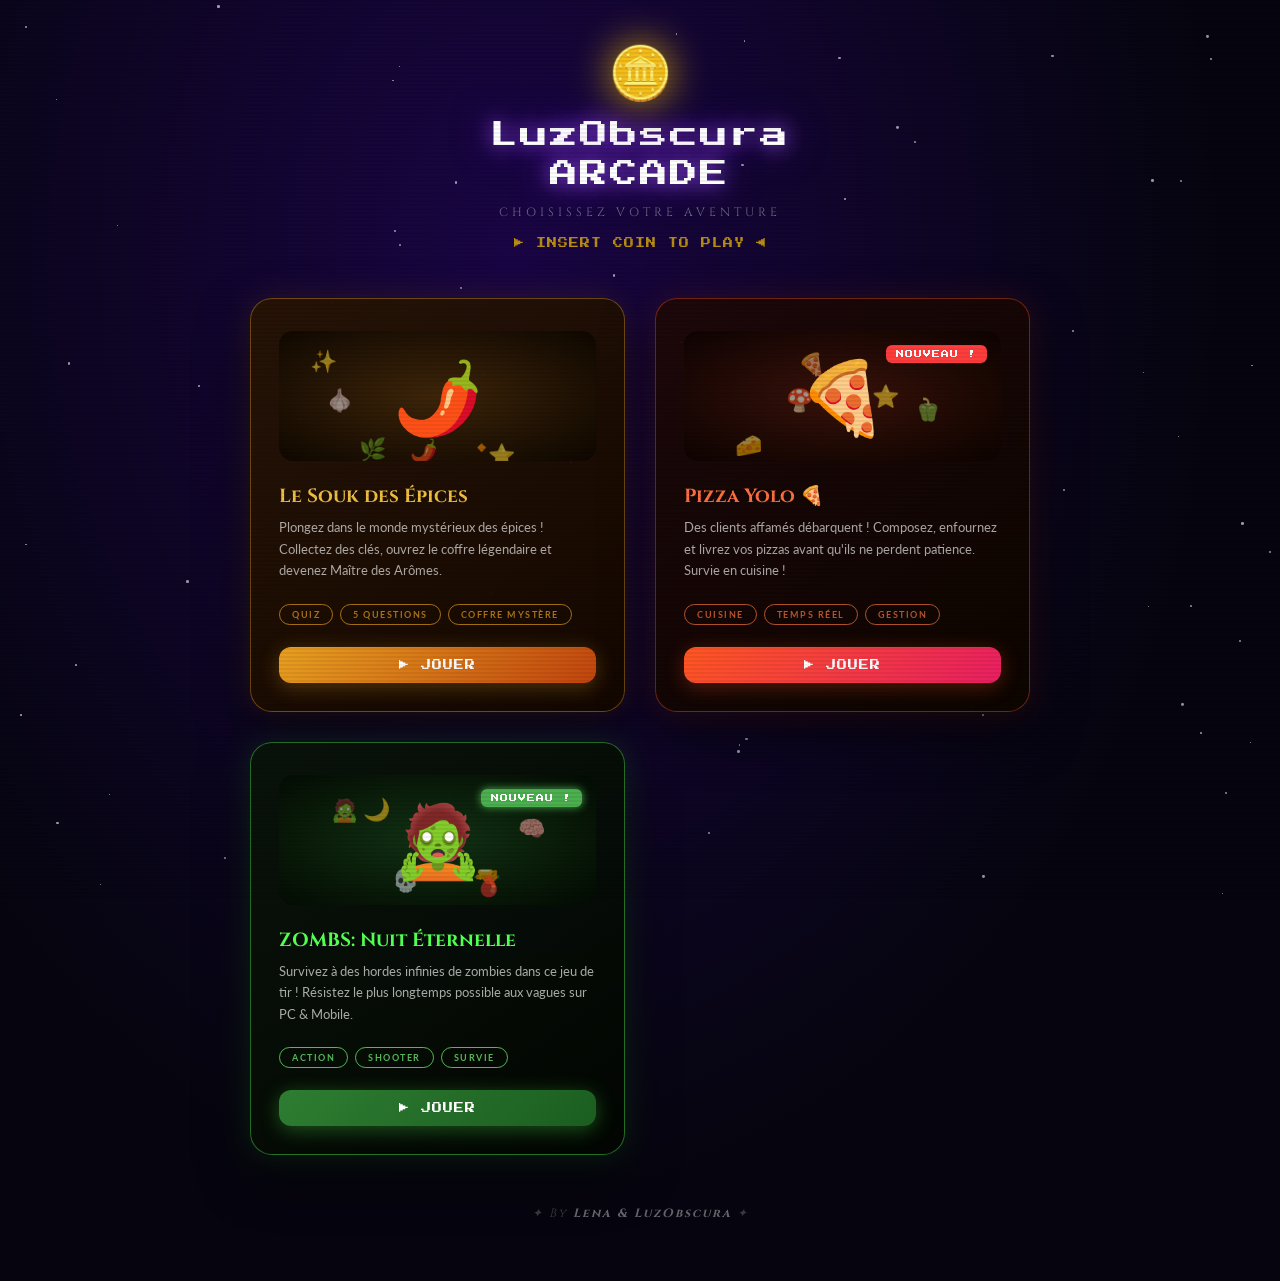
<file: index_arcade.html>
<!DOCTYPE html>
<html lang="fr">
<head>
<meta charset="UTF-8">
<meta name="viewport" content="width=device-width, initial-scale=1.0">
<title>LuzObscura Arcade 🕹️</title>
<link href="https://fonts.googleapis.com/css2?family=Cinzel:wght@400;700;900&family=Playfair+Display:ital,wght@0,400;0,700;1,400&family=Lato:wght@300;400;700&family=Press+Start+2P&display=swap" rel="stylesheet">
<style>
/* ========= GLOBAL ========= */
*,*::before,*::after{box-sizing:border-box;margin:0;padding:0;}
body{font-family:'Lato',sans-serif;background:#06050F;min-height:100vh;overflow-x:hidden;color:#fff;}
.page{min-height:100vh;display:none;}
.page.active{display:flex;flex-direction:column;align-items:center;}
.back-btn{position:fixed;top:14px;left:14px;z-index:200;background:rgba(255,255,255,0.07);border:1px solid rgba(255,255,255,0.18);border-radius:30px;padding:8px 18px;color:rgba(255,255,255,0.7);font-family:'Cinzel',serif;font-size:11px;letter-spacing:2px;cursor:pointer;transition:all 0.2s;display:none;}
.back-btn:hover{background:rgba(255,255,255,0.14);color:#fff;}
.back-btn.show{display:block;}

/* ========= SCANLINES overlay ========= */
body::before{content:'';position:fixed;inset:0;background:repeating-linear-gradient(0deg,transparent,transparent 2px,rgba(0,0,0,0.06) 2px,rgba(0,0,0,0.06) 4px);pointer-events:none;z-index:1000;}

/* ========= STARS ========= */
.stars{position:fixed;inset:0;pointer-events:none;z-index:0;}
.star{position:absolute;background:rgba(255,255,255,0.6);border-radius:50%;animation:twinkle var(--d,3s) ease-in-out infinite;}
@keyframes twinkle{0%,100%{opacity:0.1;}50%{opacity:0.9;}}

/* =====================
   ARCADE MENU PAGE
   ===================== */
#menuPage{background:radial-gradient(ellipse at 40% 20%,#1a0545 0%,#06050F 65%);justify-content:flex-start;padding:40px 20px 60px;align-items:center;}
.arcade-header{text-align:center;margin-bottom:50px;position:relative;z-index:1;}
.arcade-coin{font-size:52px;display:block;margin-bottom:12px;animation:coinSpin 4s ease-in-out infinite;filter:drop-shadow(0 0 20px rgba(255,200,0,0.8));}
@keyframes coinSpin{0%,100%{transform:rotateY(0deg);}50%{transform:rotateY(180deg);}}
.arcade-title{font-family:'Press Start 2P',monospace;font-size:clamp(16px,4vw,28px);color:#fff;letter-spacing:2px;text-shadow:0 0 20px rgba(160,80,255,0.9),0 0 40px rgba(160,80,255,0.5);line-height:1.4;}
.arcade-sub{font-family:'Cinzel',serif;font-size:12px;color:rgba(255,255,255,0.4);letter-spacing:4px;text-transform:uppercase;margin-top:10px;}
.insert-coin{font-family:'Press Start 2P',monospace;font-size:10px;color:rgba(255,200,0,0.7);margin-top:18px;animation:blink 1.2s step-end infinite;letter-spacing:1px;}
@keyframes blink{0%,100%{opacity:1;}50%{opacity:0;}}

.game-grid{display:grid;grid-template-columns:repeat(auto-fit,minmax(280px,1fr));gap:30px;max-width:780px;width:100%;position:relative;z-index:1;}

.gcard{border-radius:22px;padding:0;overflow:hidden;cursor:pointer;transition:all 0.35s cubic-bezier(0.34,1.2,0.64,1);position:relative;}
.gcard:hover{transform:translateY(-8px) scale(1.02);}
.gcard-inner{padding:32px 28px 28px;height:100%;display:flex;flex-direction:column;}
.gcard-preview{height:130px;display:flex;align-items:center;justify-content:center;font-size:60px;border-radius:14px;margin-bottom:22px;position:relative;overflow:hidden;}
.gcard-preview .float-emoji{position:absolute;animation:cardFloat var(--d,4s) ease-in-out infinite;opacity:0.55;font-size:22px;}
@keyframes cardFloat{0%,100%{transform:translateY(0) rotate(0deg);}50%{transform:translateY(-14px) rotate(8deg);}}
.gcard-badge{position:absolute;top:14px;right:14px;background:#FF3D3D;color:#fff;font-family:'Press Start 2P',monospace;font-size:8px;padding:5px 10px;border-radius:6px;letter-spacing:1px;animation:badgePulse 1.5s ease-in-out infinite;}
@keyframes badgePulse{0%,100%{box-shadow:0 0 8px #FF3D3D;}50%{box-shadow:0 0 20px #FF3D3D;}}
.gcard-title{font-family:'Cinzel',serif;font-size:19px;font-weight:700;margin-bottom:8px;}
.gcard-desc{font-size:13px;line-height:1.65;opacity:0.65;flex:1;margin-bottom:22px;}
.gcard-tags{display:flex;gap:7px;flex-wrap:wrap;margin-bottom:22px;}
.gtag{padding:4px 12px;border-radius:50px;font-size:9px;font-weight:700;letter-spacing:1.5px;text-transform:uppercase;border:1px solid currentColor;}
.gcard-play{padding:13px;border-radius:12px;border:none;font-family:'Press Start 2P',monospace;font-size:10px;letter-spacing:1px;cursor:pointer;transition:all 0.2s;color:#fff;width:100%;}
.gcard-play:hover{letter-spacing:2px;}

/* SPICE CARD */
.gcard-spice{background:linear-gradient(145deg,rgba(40,20,5,0.95),rgba(20,8,0,0.98));border:1.5px solid rgba(232,160,32,0.4);box-shadow:0 0 30px rgba(232,160,32,0.12),0 20px 50px rgba(0,0,0,0.6);}
.gcard-spice:hover{box-shadow:0 0 60px rgba(232,160,32,0.3),0 25px 60px rgba(0,0,0,0.7);}
.gcard-spice .gcard-preview{background:radial-gradient(ellipse,rgba(232,160,32,0.15),rgba(10,5,0,0.8));}
.gcard-spice .gcard-title{color:#F0C040;}
.gcard-spice .gtag{color:rgba(232,160,32,0.7);}
.gcard-spice .gcard-play{background:linear-gradient(135deg,#E8A020,#C1440E);box-shadow:0 4px 20px rgba(232,160,32,0.3);}
.gcard-spice .gcard-play:hover{box-shadow:0 6px 30px rgba(232,160,32,0.5);}

/* PIZZA CARD */
.gcard-pizza{background:linear-gradient(145deg,rgba(30,8,8,0.95),rgba(12,5,0,0.98));border:1.5px solid rgba(255,80,30,0.4);box-shadow:0 0 30px rgba(255,80,30,0.12),0 20px 50px rgba(0,0,0,0.6);}
.gcard-pizza:hover{box-shadow:0 0 60px rgba(255,120,30,0.3),0 25px 60px rgba(0,0,0,0.7);}
.gcard-pizza .gcard-preview{background:radial-gradient(ellipse,rgba(255,80,30,0.15),rgba(10,2,0,0.8));}
.gcard-pizza .gcard-title{color:#FF7040;}
.gcard-pizza .gtag{color:rgba(255,120,60,0.7);}
.gcard-pizza .gcard-play{background:linear-gradient(135deg,#FF5722,#E91E63);box-shadow:0 4px 20px rgba(255,80,30,0.3);}
.gcard-pizza .gcard-play:hover{box-shadow:0 6px 30px rgba(255,80,30,0.5);}

/* ZOMBIE CARD */
.gcard-zombs{background:linear-gradient(145deg,rgba(10,20,10,0.95),rgba(2,5,2,0.98));border:1.5px solid rgba(80,255,80,0.4);box-shadow:0 0 30px rgba(80,255,80,0.12),0 20px 50px rgba(0,0,0,0.6);}
.gcard-zombs:hover{box-shadow:0 0 60px rgba(80,255,80,0.3),0 25px 60px rgba(0,0,0,0.7);}
.gcard-zombs .gcard-preview{background:radial-gradient(ellipse,rgba(80,255,80,0.15),rgba(2,10,2,0.8));}
.gcard-zombs .gcard-title{color:#50FF50;}
.gcard-zombs .gtag{color:rgba(120,255,120,0.7);}
.gcard-zombs .gcard-play{background:linear-gradient(135deg,#2E7D32,#1B5E20);box-shadow:0 4px 20px rgba(80,255,80,0.3);}
.gcard-zombs .gcard-play:hover{box-shadow:0 6px 30px rgba(80,255,80,0.5);}

.arcade-footer{margin-top:50px;font-family:'Cinzel',serif;font-style:italic;font-size:12px;color:rgba(255,255,255,0.2);letter-spacing:2px;text-align:center;z-index:1;}
.arcade-footer strong{color:rgba(255,255,255,0.38);}

/* =====================
   SPICE GAME PAGE
   ===================== */
#spicePage{background:#0C0600;padding:20px 16px 60px;min-height:100vh;}
/* (spice styles from original game) */
.s-header{text-align:center;margin-bottom:18px;position:relative;z-index:1;}
.s-hicon{font-size:46px;display:block;margin-bottom:5px;filter:drop-shadow(0 0 18px rgba(232,160,32,0.8));animation:sfloat 3.5s ease-in-out infinite;}
@keyframes sfloat{0%,100%{transform:translateY(0);}50%{transform:translateY(-9px);}}
.s-header h1{font-family:'Cinzel',serif;font-size:clamp(18px,4.5vw,34px);font-weight:700;color:#F0C040;letter-spacing:3px;text-shadow:0 0 25px rgba(240,192,64,0.4);}
.s-header p{font-size:10px;letter-spacing:4px;text-transform:uppercase;color:rgba(253,246,227,0.36);margin-top:4px;}
.s-iemojis{font-size:30px;letter-spacing:5px;margin-bottom:14px;text-align:center;}
.s-icard{background:linear-gradient(145deg,rgba(42,20,6,0.97),rgba(16,8,2,0.99));border:1px solid rgba(232,160,32,0.3);border-radius:20px;padding:28px 26px;max-width:560px;width:100%;position:relative;box-shadow:0 20px 60px rgba(0,0,0,0.6);margin-bottom:20px;}
.s-icard::before{content:'';position:absolute;top:0;left:15%;right:15%;height:2px;background:linear-gradient(90deg,transparent,#E8A020,#F0C040,#E8A020,transparent);}
.s-icard h2{font-family:'Cinzel',serif;font-size:16px;font-weight:700;color:#F0C040;margin-bottom:11px;letter-spacing:2px;}
.s-icard p{color:rgba(253,246,227,0.63);font-size:13.5px;line-height:1.85;}
.s-div{width:44px;height:1px;background:linear-gradient(90deg,transparent,#E8A020,transparent);margin:13px auto;}
.s-pills{display:flex;gap:7px;justify-content:center;flex-wrap:wrap;margin-top:14px;}
.s-pill{padding:4px 13px;border-radius:50px;font-size:9.5px;font-weight:700;letter-spacing:1.5px;text-transform:uppercase;}
.spg{background:rgba(240,192,64,0.12);border:1px solid rgba(240,192,64,0.4);color:#F0C040;}
.spr{background:rgba(193,68,14,0.14);border:1px solid rgba(193,68,14,0.4);color:#EF9A9A;}
.s-sbtn{padding:15px 55px;border-radius:50px;background:linear-gradient(135deg,#E8A020,#C1440E);border:none;color:#fff;font-family:'Cinzel',serif;font-size:12.5px;font-weight:700;letter-spacing:3px;text-transform:uppercase;cursor:pointer;transition:all 0.3s;box-shadow:0 6px 28px rgba(232,160,32,0.35);}
.s-sbtn:hover{transform:translateY(-3px);box-shadow:0 12px 38px rgba(232,160,32,0.55);}
.s-kbar{display:flex;align-items:center;justify-content:center;gap:8px;margin-bottom:13px;}
.s-klbl{font-size:9.5px;letter-spacing:2.5px;text-transform:uppercase;color:rgba(253,246,227,0.34);margin-right:2px;}
.s-gk{font-size:24px;filter:grayscale(1) brightness(0.22);transition:filter 0.3s;transform-origin:center;}
.s-gk.earned{filter:drop-shadow(0 0 9px rgba(240,192,64,0.95));animation:skpop 0.55s cubic-bezier(0.34,1.56,0.64,1);}
@keyframes skpop{0%{transform:scale(0) rotate(-180deg);}65%{transform:scale(1.4) rotate(12deg);}100%{transform:scale(1) rotate(0deg);}}
.s-sbar{display:flex;gap:8px;justify-content:center;margin-bottom:14px;}
.s-sdot{width:10px;height:10px;border-radius:50%;background:rgba(253,246,227,0.12);border:1.5px solid rgba(253,246,227,0.16);transition:all 0.4s;}
.s-sdot.ok{background:#F0C040;border-color:#F0C040;box-shadow:0 0 10px rgba(240,192,64,0.7);transform:scale(1.2);}
.s-sdot.ko{background:#C1440E;border-color:#C1440E;}
.s-gcard{background:linear-gradient(150deg,rgba(42,20,6,0.97),rgba(16,8,2,0.99));border:1px solid rgba(232,160,32,0.27);border-radius:20px;padding:26px 22px;max-width:560px;width:100%;position:relative;box-shadow:0 18px 55px rgba(0,0,0,0.6);}
.s-gcard::before{content:'';position:absolute;top:0;left:20%;right:20%;height:2px;background:linear-gradient(90deg,transparent,#E8A020,#F0C040,#E8A020,transparent);}
.s-qnum{font-size:9.5px;letter-spacing:3px;text-transform:uppercase;color:#E8A020;font-weight:700;margin-bottom:14px;text-align:center;}
.s-qem{display:block;text-align:center;font-size:54px;margin-bottom:13px;filter:drop-shadow(0 4px 12px rgba(0,0,0,0.5));}
.s-qtxt{font-family:'Playfair Display',serif;font-size:clamp(14px,2.3vw,19px);line-height:1.65;color:#FDF6E3;text-align:center;margin-bottom:22px;min-height:60px;}
.s-choices{display:grid;grid-template-columns:1fr 1fr;gap:8px;}
.s-cbtn{background:rgba(253,246,227,0.04);border:1.5px solid rgba(232,160,32,0.17);border-radius:11px;padding:11px 13px;color:#FDF6E3;font-family:'Lato',sans-serif;font-size:12.5px;cursor:pointer;transition:all 0.2s;text-align:left;display:flex;align-items:center;gap:7px;}
.s-cbtn:hover:not(:disabled){border-color:rgba(232,160,32,0.6);background:rgba(232,160,32,0.07);transform:translateY(-2px);}
.s-cbtn:disabled{cursor:default;}
.s-cl{width:23px;height:23px;border-radius:50%;background:rgba(232,160,32,0.14);border:1px solid rgba(232,160,32,0.38);font-size:9.5px;font-weight:700;color:#E8A020;display:flex;align-items:center;justify-content:center;flex-shrink:0;}
.s-cbtn.good{background:rgba(76,175,80,0.18);border-color:#4CAF50;box-shadow:0 0 14px rgba(76,175,80,0.25);}
.s-cbtn.bad{background:rgba(193,68,14,0.18);border-color:#C1440E;}
.s-fb{text-align:center;font-size:12px;line-height:1.5;margin-top:12px;min-height:34px;opacity:0;transition:opacity 0.3s;color:rgba(253,246,227,0.6);}
.s-fb.show{opacity:1;}.s-fb.good{color:#81C784;}.s-fb.bad{color:#EF9A9A;}
.s-nbtn{display:block;width:100%;margin-top:14px;padding:12px;background:linear-gradient(135deg,#E8A020,#C1440E);border:none;border-radius:11px;color:#fff;font-family:'Cinzel',serif;font-size:11px;font-weight:700;letter-spacing:2px;text-transform:uppercase;cursor:pointer;transition:all 0.3s;opacity:0;pointer-events:none;}
.s-nbtn.show{opacity:1;pointer-events:all;}
.s-nbtn:hover{transform:translateY(-2px);}
/* spice overlays */
.s-overlay{position:fixed;inset:0;display:flex;flex-direction:column;align-items:center;justify-content:center;z-index:150;opacity:0;pointer-events:none;transition:opacity 0.9s;overflow:hidden;padding:20px;}
.s-overlay.show{opacity:1;pointer-events:all;}
.s-econt{text-align:center;max-width:470px;width:100%;position:relative;z-index:2;}
.s-econt.pop{animation:sbigpop 0.9s cubic-bezier(0.34,1.4,0.64,1) both;}
@keyframes sbigpop{from{transform:scale(0.35);opacity:0;}to{transform:scale(1);opacity:1;}}
.s-eicon{font-size:74px;display:block;margin-bottom:12px;}
.s-etitle{font-family:'Cinzel',serif;font-size:clamp(34px,9vw,62px);font-weight:900;letter-spacing:4px;line-height:1;margin-bottom:8px;}
.s-esub{font-family:'Playfair Display',serif;font-style:italic;font-size:clamp(12px,2.5vw,17px);margin-bottom:9px;opacity:0.82;letter-spacing:1px;}
.s-edesc{font-size:12.5px;line-height:1.75;opacity:0.55;margin-bottom:22px;max-width:340px;margin-left:auto;margin-right:auto;}
.s-escore{display:inline-block;padding:8px 26px;border-radius:50px;font-family:'Cinzel',serif;font-size:15px;font-weight:700;letter-spacing:2px;margin-bottom:22px;}
.s-ebtn{padding:13px 42px;border-radius:50px;font-family:'Cinzel',serif;font-size:11px;font-weight:700;letter-spacing:3px;text-transform:uppercase;cursor:pointer;transition:all 0.3s;border:none;color:#fff;}
.s-ebtn:hover{transform:translateY(-3px);}
.s-tmrw{position:relative;width:82px;height:82px;margin:0 auto 22px;}
.s-tmrw svg{position:absolute;top:0;left:0;transform:rotate(-90deg);}
.s-ttrack{fill:none;stroke:rgba(255,255,255,0.1);stroke-width:5;}
.s-tprog{fill:none;stroke-width:5;stroke-linecap:round;stroke-dasharray:233;stroke-dashoffset:0;transition:stroke-dashoffset 1s linear;}
.s-tnum{position:absolute;inset:0;display:flex;align-items:center;justify-content:center;font-family:'Cinzel',serif;font-size:24px;font-weight:900;}
.s-bgp{position:absolute;pointer-events:none;animation:sbgfl var(--dur,7s) ease-in-out infinite;opacity:0.1;}
@keyframes sbgfl{0%,100%{transform:translateY(0) rotate(0deg);opacity:0.06;}50%{transform:translateY(-25px) rotate(8deg);opacity:0.16;}}
/* chest */
#s-chestScreen{position:fixed;inset:0;display:flex;flex-direction:column;align-items:center;justify-content:center;z-index:140;background:radial-gradient(ellipse at 35% 45%,#1C0E03 0%,#070300 100%);opacity:0;pointer-events:none;transition:opacity 0.9s;padding:20px;}
#s-chestScreen.show{opacity:1;pointer-events:all;}
.s-cst{font-family:'Cinzel',serif;font-size:clamp(14px,3vw,20px);font-weight:700;color:#F0C040;letter-spacing:3px;text-transform:uppercase;margin-bottom:6px;text-shadow:0 0 20px rgba(240,192,64,0.4);opacity:0;}
.s-csub{font-size:10px;color:rgba(253,246,227,0.38);letter-spacing:2px;text-transform:uppercase;margin-bottom:18px;opacity:0;}
.s-cskeys{display:flex;gap:10px;margin-bottom:30px;opacity:0;}
.s-ck{font-size:28px;filter:grayscale(1) brightness(0.22);transition:filter 0.3s;}
.s-ck.earned{filter:drop-shadow(0 0 10px rgba(240,192,64,0.95));}
.s-ck.ins{animation:skins 0.65s ease forwards;}
@keyframes skins{0%{transform:scale(1);opacity:1;}40%{transform:scale(1.4) rotate(20deg);}80%{transform:scale(0.4);opacity:0.3;}100%{transform:scale(0);opacity:0;}}
.s-chout{position:relative;width:210px;height:190px;margin:0 auto;opacity:0;}
.s-chwrap{position:relative;width:210px;height:190px;}
.s-clid{position:absolute;top:0;left:0;width:210px;height:78px;background:linear-gradient(170deg,#9B6B33,#7A4F22,#5A3510);border:3px solid #C89030;border-radius:10px 10px 0 0;z-index:3;overflow:hidden;}
.s-clid::before{content:'';position:absolute;top:6px;left:10px;right:10px;height:2px;background:linear-gradient(90deg,transparent,rgba(200,146,42,0.5),rgba(240,192,64,0.75),rgba(200,146,42,0.5),transparent);border-radius:3px;}
.s-clid::after{content:'';position:absolute;bottom:0;left:0;right:0;height:10px;background:linear-gradient(180deg,#C89030,#E8B040,#C89030);}
.s-lkh{position:absolute;top:50%;left:50%;transform:translate(-50%,-55%);display:flex;gap:7px;}
.s-kh{width:6px;height:11px;background:#1A0A00;border-radius:50% 50% 3px 3px/40% 40% 3px 3px;border:1.5px solid #A87020;transition:all 0.4s;}
.s-kh.filled{background:#F0C040;border-color:#F0C040;box-shadow:0 0 7px rgba(240,192,64,0.9);}
.s-cbody{position:absolute;bottom:0;left:0;width:210px;height:115px;background:linear-gradient(180deg,#7A4F22,#5A3510,#3D2008);border:3px solid #C89030;border-top:none;border-radius:0 0 14px 14px;box-shadow:inset 0 4px 10px rgba(0,0,0,0.5);overflow:hidden;display:flex;align-items:center;justify-content:center;}
.s-cbody::before{content:'';position:absolute;top:0;left:-3px;right:-3px;height:14px;background:linear-gradient(180deg,#C89030,#E8B040,#C89030);}
.s-clock{width:27px;height:23px;background:#C89030;border-radius:5px;position:relative;margin-top:10px;box-shadow:0 2px 8px rgba(0,0,0,0.5);transition:all 0.5s;}
.s-clock::before{content:'';position:absolute;top:-11px;left:50%;transform:translateX(-50%);width:14px;height:11px;border:3px solid #C89030;border-bottom:none;border-radius:7px 7px 0 0;}
.s-clock.unlocked{opacity:0;transform:scale(0) rotate(30deg);}
.s-cglow{position:absolute;inset:0;opacity:0;transition:opacity 0.6s;}
.s-cglow.on{opacity:1;background:radial-gradient(ellipse at 50% 0%,rgba(255,210,50,0.6) 0%,rgba(255,140,20,0.25) 40%,transparent 70%);animation:sglw 0.9s ease-in-out infinite alternate;}
@keyframes sglw{from{opacity:0.6;}to{opacity:1;}}
@keyframes slidfly{0%{transform:translateY(0) rotateZ(0deg);opacity:1;}55%{transform:translateY(-75px) rotateZ(-13deg);opacity:0.7;}100%{transform:translateY(-110px) rotateZ(-20deg);opacity:0;}}
.s-clid.open{animation:slidfly 0.9s cubic-bezier(0.3,0.1,0.8,0.8) forwards;}
@keyframes schshake{0%,100%{transform:translateX(0) rotate(0deg);}15%{transform:translateX(-8px) rotate(-2deg);}30%{transform:translateX(8px) rotate(2deg);}45%{transform:translateX(-6px) rotate(-1deg);}60%{transform:translateX(6px) rotate(1deg);}75%{transform:translateX(-3px);}90%{transform:translateX(3px);}}
.s-chwrap.shaking{animation:schshake 0.65s ease;}
@keyframes schbounce{0%{transform:translateY(0);}28%{transform:translateY(-14px);}58%{transform:translateY(5px);}78%{transform:translateY(-4px);}100%{transform:translateY(0);}}
.s-chwrap.bouncing{animation:schbounce 0.58s ease;}
.s-sppart{position:fixed;pointer-events:none;opacity:0;animation:sspfly var(--dur,1.4s) ease-out forwards;z-index:200;}
@keyframes sspfly{0%{transform:translate(-50%,-50%) scale(0);opacity:1;}25%{opacity:1;}100%{transform:translate(calc(-50% + var(--tx)),calc(-50% + var(--ty))) scale(1.1);opacity:0;}}
.s-sig{margin-top:32px;font-family:'Playfair Display',serif;font-style:italic;font-size:11.5px;color:rgba(253,246,227,0.24);letter-spacing:2px;}
.s-sig strong{color:rgba(253,246,227,0.46);}
.s-adminbtn{background:none;border:none;color:rgba(253,246,227,0.15);font-size:10px;cursor:pointer;letter-spacing:2px;margin-top:8px;font-family:'Cinzel',serif;}
#s-adminBox{display:none;margin-top:10px;}
#s-adminBox input{background:rgba(253,246,227,0.07);border:1px solid rgba(253,246,227,0.2);border-radius:7px;padding:8px 14px;color:#FDF6E3;font-family:'Cinzel',serif;font-size:13px;letter-spacing:4px;text-align:center;outline:none;width:170px;}
#s-adminBox button{margin-left:7px;background:rgba(253,246,227,0.1);border:1px solid rgba(253,246,227,0.25);border-radius:7px;padding:8px 14px;color:#FDF6E3;font-family:'Cinzel',serif;font-size:11px;cursor:pointer;}
#s-adminErr{font-size:10.5px;color:#EF9A9A;margin-top:5px;opacity:0;transition:opacity 0.3s;}
.s-confc{position:fixed;inset:0;pointer-events:none;z-index:199;overflow:hidden;}
.s-cpf{position:absolute;opacity:0;animation:scffall linear forwards;}
@keyframes scffall{0%{transform:translateY(-20px) rotate(0deg);opacity:1;}100%{transform:translateY(110vh) rotate(720deg);opacity:0;}}
@keyframes sspkm{0%{transform:translate(-50%,-50%) scale(0);opacity:1;}100%{transform:translate(calc(-50% + var(--tx)),calc(-50% + var(--ty))) scale(1);opacity:0;}}
@keyframes sfadeDown{from{opacity:0;transform:translateY(-16px);}to{opacity:1;transform:translateY(0);}}
@keyframes sfadeUp{from{opacity:0;transform:translateY(16px);}to{opacity:1;transform:translateY(0);}}
@media(max-width:440px){.s-choices{grid-template-columns:1fr;}.s-gcard,.s-icard{padding:17px 13px;}}

/* =====================
   PIZZA YOLO GAME PAGE
   ===================== */
#pizzaPage{background:radial-gradient(ellipse at 30% 10%,#1A0800 0%,#0A0400 100%);padding:0;justify-content:flex-start;min-height:100vh;}
.pz-wrap{width:100%;max-width:720px;padding:16px 14px 40px;display:flex;flex-direction:column;gap:12px;position:relative;z-index:1;}

/* Header */
.pz-hdr{background:rgba(255,255,255,0.04);border:1px solid rgba(255,255,255,0.1);border-radius:14px;padding:12px 18px;display:flex;align-items:center;justify-content:space-between;flex-wrap:wrap;gap:8px;}
.pz-stat{display:flex;align-items:center;gap:7px;font-family:'Press Start 2P',monospace;font-size:10px;}
.pz-money{color:#FFD700;}
.pz-hearts{color:#FF4060;letter-spacing:2px;}
.pz-level{color:#60C0FF;}
.pz-title{font-family:'Press Start 2P',monospace;font-size:clamp(10px,2.5vw,14px);color:#FF7040;text-shadow:0 0 14px rgba(255,100,40,0.6);text-align:center;}

/* Customers zone */
.pz-customers{display:grid;grid-template-columns:repeat(auto-fit,minmax(170px,1fr));gap:10px;}
.pz-customer{background:rgba(255,255,255,0.05);border:1.5px solid rgba(255,255,255,0.12);border-radius:14px;padding:12px 14px;cursor:pointer;transition:all 0.25s;position:relative;overflow:hidden;}
.pz-customer:hover{border-color:rgba(255,255,255,0.3);background:rgba(255,255,255,0.08);}
.pz-customer.selected{border-color:#FFD700;background:rgba(255,215,0,0.08);box-shadow:0 0 16px rgba(255,215,0,0.2);}
.pz-customer.leaving{animation:custLeave 0.5s ease forwards;}
@keyframes custLeave{to{transform:translateX(120%);opacity:0;}}
.pz-cust-top{display:flex;align-items:center;gap:10px;margin-bottom:10px;}
.pz-avatar{font-size:30px;line-height:1;}
.pz-cust-info h4{font-size:11px;font-weight:700;font-family:'Cinzel',serif;color:#fff;margin-bottom:2px;}
.pz-cust-info p{font-size:10px;color:rgba(255,255,255,0.45);letter-spacing:1px;}
.pz-order{display:flex;flex-wrap:wrap;gap:4px;margin-bottom:9px;}
.pz-order-item{background:rgba(255,255,255,0.1);border-radius:6px;padding:3px 8px;font-size:14px;}
.pz-patience{height:5px;background:rgba(255,255,255,0.1);border-radius:5px;overflow:hidden;}
.pz-patience-bar{height:100%;border-radius:5px;transition:width 1s linear,background 0.5s;}
.pz-empty-slot{background:rgba(255,255,255,0.02);border:1.5px dashed rgba(255,255,255,0.08);border-radius:14px;display:flex;align-items:center;justify-content:center;padding:20px;font-size:11px;color:rgba(255,255,255,0.2);letter-spacing:1px;font-family:'Cinzel',serif;}

/* Kitchen */
.pz-kitchen{display:grid;grid-template-columns:1fr auto;gap:12px;align-items:start;}
.pz-workspace{background:rgba(255,255,255,0.04);border:1px solid rgba(255,255,255,0.1);border-radius:16px;padding:16px;display:flex;flex-direction:column;align-items:center;gap:10px;}
.pz-pizza-zone{position:relative;width:170px;height:170px;flex-shrink:0;}
.pz-pizza-base{width:170px;height:170px;border-radius:50%;background:#D4A855;border:8px solid #A0722A;position:relative;overflow:hidden;box-shadow:0 4px 20px rgba(0,0,0,0.5);transition:background 0.4s;}
.pz-pizza-sauce{position:absolute;inset:8px;border-radius:50%;}
.pz-topping{position:absolute;font-size:20px;transform:translate(-50%,-50%);pointer-events:none;animation:toppingPop 0.3s cubic-bezier(0.34,1.56,0.64,1);}
@keyframes toppingPop{from{transform:translate(-50%,-50%) scale(0);}to{transform:translate(-50%,-50%) scale(1);}}
.pz-pizza-empty{position:absolute;inset:0;display:flex;align-items:center;justify-content:center;font-size:32px;opacity:0.4;}
.pz-ingr-list{font-size:11px;color:rgba(255,255,255,0.5);text-align:center;min-height:16px;}

/* Oven */
.pz-oven{background:linear-gradient(180deg,rgba(60,20,10,0.9),rgba(30,10,5,0.95));border:1.5px solid rgba(255,120,40,0.3);border-radius:16px;padding:14px;width:130px;display:flex;flex-direction:column;align-items:center;gap:10px;}
.pz-oven-title{font-family:'Press Start 2P',monospace;font-size:8px;color:#FF7040;letter-spacing:1px;text-align:center;}
.pz-oven-slot{width:90px;height:90px;background:rgba(0,0,0,0.6);border-radius:10px;border:2px solid rgba(255,100,30,0.3);display:flex;align-items:center;justify-content:center;font-size:40px;position:relative;overflow:hidden;transition:all 0.3s;}
.pz-oven-slot.cooking{border-color:rgba(255,150,0,0.7);box-shadow:0 0 20px rgba(255,100,0,0.3),inset 0 0 20px rgba(255,50,0,0.2);}
.pz-oven-slot.cooking::before{content:'';position:absolute;inset:0;background:radial-gradient(ellipse at 50% 100%,rgba(255,80,0,0.4) 0%,transparent 70%);animation:heatwave 0.8s ease-in-out infinite alternate;}
@keyframes heatwave{from{opacity:0.4;}to{opacity:1;}}
.pz-oven-timer{width:100%;height:6px;background:rgba(255,255,255,0.1);border-radius:6px;overflow:hidden;}
.pz-oven-prog{height:100%;background:linear-gradient(90deg,#FF4500,#FFD700);border-radius:6px;transition:width 1s linear;}
.pz-oven-label{font-size:10px;color:rgba(255,255,255,0.4);text-align:center;letter-spacing:1px;}

/* Ingredients bar */
.pz-ingr-bar{background:rgba(255,255,255,0.04);border:1px solid rgba(255,255,255,0.1);border-radius:14px;padding:12px 14px;}
.pz-ingr-bar h4{font-family:'Cinzel',serif;font-size:10px;color:rgba(255,255,255,0.4);letter-spacing:2px;text-transform:uppercase;margin-bottom:10px;}
.pz-ingr-section{margin-bottom:10px;}
.pz-ingr-section-label{font-size:9px;color:rgba(255,255,255,0.25);letter-spacing:2px;text-transform:uppercase;margin-bottom:6px;}
.pz-ingr-grid{display:flex;flex-wrap:wrap;gap:6px;}
.pz-ibtn{background:rgba(255,255,255,0.06);border:1px solid rgba(255,255,255,0.12);border-radius:9px;padding:6px 10px;cursor:pointer;transition:all 0.2s;display:flex;align-items:center;gap:5px;font-size:12px;color:rgba(255,255,255,0.8);}
.pz-ibtn span.label{font-size:9.5px;color:rgba(255,255,255,0.5);}
.pz-ibtn:hover{background:rgba(255,255,255,0.12);border-color:rgba(255,255,255,0.3);transform:scale(1.05);}
.pz-ibtn.active{border-color:#FFD700;background:rgba(255,215,0,0.12);box-shadow:0 0 8px rgba(255,215,0,0.2);}
.pz-ibtn:disabled{opacity:0.3;cursor:not-allowed;transform:none;}

/* Action buttons */
.pz-actions{display:flex;gap:8px;flex-wrap:wrap;}
.pz-action-btn{flex:1;min-width:100px;padding:12px 8px;border-radius:11px;border:none;font-family:'Press Start 2P',monospace;font-size:8px;letter-spacing:1px;cursor:pointer;transition:all 0.2s;color:#fff;}
.pz-action-btn:disabled{opacity:0.3;cursor:not-allowed;}
.pz-clear-btn{background:rgba(255,255,255,0.08);border:1px solid rgba(255,255,255,0.15);}
.pz-clear-btn:hover:not(:disabled){background:rgba(255,255,255,0.15);}
.pz-cook-btn{background:linear-gradient(135deg,#FF5722,#FF8C00);}
.pz-cook-btn:hover:not(:disabled){box-shadow:0 4px 16px rgba(255,80,0,0.4);}
.pz-deliver-btn{background:linear-gradient(135deg,#4CAF50,#2E7D32);}
.pz-deliver-btn:hover:not(:disabled){box-shadow:0 4px 16px rgba(76,175,80,0.4);}

/* Result popup */
.pz-result{position:fixed;inset:0;z-index:160;display:flex;align-items:center;justify-content:center;background:rgba(0,0,0,0.7);opacity:0;pointer-events:none;transition:opacity 0.3s;}
.pz-result.show{opacity:1;pointer-events:all;}
.pz-result-card{background:#1A0E04;border-radius:20px;padding:30px;text-align:center;max-width:320px;width:90%;animation:rpop 0.4s cubic-bezier(0.34,1.4,0.64,1) both;border:1.5px solid rgba(255,255,255,0.15);}
@keyframes rpop{from{transform:scale(0.5);opacity:0;}to{transform:scale(1);opacity:1;}}
.pz-result-icon{font-size:60px;display:block;margin-bottom:12px;}
.pz-result-title{font-family:'Press Start 2P',monospace;font-size:14px;margin-bottom:8px;}
.pz-result-desc{font-size:13px;color:rgba(255,255,255,0.6);line-height:1.6;margin-bottom:18px;}
.pz-result-ok-btn{padding:12px 30px;border-radius:12px;border:none;background:linear-gradient(135deg,#FF5722,#E91E63);color:#fff;font-family:'Press Start 2P',monospace;font-size:9px;cursor:pointer;letter-spacing:1px;}

/* Game over */
.pz-gameover{position:fixed;inset:0;z-index:170;display:flex;flex-direction:column;align-items:center;justify-content:center;background:rgba(0,0,0,0.9);opacity:0;pointer-events:none;transition:opacity 0.5s;text-align:center;padding:20px;}
.pz-gameover.show{opacity:1;pointer-events:all;}
.pz-gameover h2{font-family:'Press Start 2P',monospace;font-size:clamp(18px,5vw,30px);color:#FF4060;text-shadow:0 0 20px rgba(255,60,80,0.6);margin-bottom:16px;}
.pz-gameover .final-score{font-family:'Press Start 2P',monospace;font-size:14px;color:#FFD700;margin-bottom:8px;}
.pz-gameover p{font-size:13px;color:rgba(255,255,255,0.5);margin-bottom:30px;}
.pz-gameover button{padding:14px 36px;border-radius:12px;border:none;background:linear-gradient(135deg,#FF5722,#E91E63);color:#fff;font-family:'Press Start 2P',monospace;font-size:10px;cursor:pointer;letter-spacing:1px;}
.pz-sig{margin-top:24px;font-family:'Playfair Display',serif;font-style:italic;font-size:12px;color:rgba(255,255,255,0.22);letter-spacing:2px;}
.pz-sig strong{color:rgba(255,255,255,0.4);}

@keyframes fadeUp{from{opacity:0;transform:translateY(18px);}to{opacity:1;transform:translateY(0);}}
</style>
</head>
<body>

<div class="stars" id="starsC"></div>
<button class="back-btn" id="backBtn" onclick="showMenu()">← Arcade</button>

<!-- ===== ARCADE MENU ===== -->
<div class="page active" id="menuPage">
  <div class="arcade-header">
    <span class="arcade-coin">🪙</span>
    <div class="arcade-title">LuzObscura<br>ARCADE</div>
    <div class="arcade-sub">Choisissez votre aventure</div>
    <div class="insert-coin">▶ INSERT COIN TO PLAY ◀</div>
  </div>

  <div class="game-grid">
    <!-- SPICE GAME CARD -->
    <div class="gcard gcard-spice" onclick="showGame('spice')">
      <div class="gcard-inner">
        <div class="gcard-preview" id="spicePreview">
          <span style="font-size:72px;z-index:1;">🌶️</span>
          <!-- floating emojis added by JS -->
        </div>
        <div class="gcard-title">Le Souk des Épices</div>
        <div class="gcard-desc">Plongez dans le monde mystérieux des épices ! Collectez des clés, ouvrez le coffre légendaire et devenez Maître des Arômes.</div>
        <div class="gcard-tags">
          <span class="gtag">Quiz</span>
          <span class="gtag">5 Questions</span>
          <span class="gtag">Coffre Mystère</span>
        </div>
        <button class="gcard-play">▶ JOUER</button>
      </div>
    </div>

    <!-- PIZZA GAME CARD -->
    <div class="gcard gcard-pizza" onclick="showGame('pizza')">
      <div class="gcard-inner">
        <div class="gcard-preview" id="pizzaPreview">
          <span style="font-size:72px;z-index:1;">🍕</span>
          <span class="gcard-badge">NOUVEAU !</span>
        </div>
        <div class="gcard-title">Pizza Yolo 🍕</div>
        <div class="gcard-desc">Des clients affamés débarquent ! Composez, enfournez et livrez vos pizzas avant qu'ils ne perdent patience. Survie en cuisine !</div>
        <div class="gcard-tags">
          <span class="gtag">Cuisine</span>
          <span class="gtag">Temps réel</span>
          <span class="gtag">Gestion</span>
        </div>
        <button class="gcard-play">▶ JOUER</button>
      </div>
    </div>

    <!-- ZOMBS GAME CARD -->
    <div class="gcard gcard-zombs" onclick="window.location.href='index.html'">
      <div class="gcard-inner">
        <div class="gcard-preview" id="zombsPreview">
          <span style="font-size:72px;z-index:1;">🧟</span>
          <span class="gcard-badge" style="background:#4CAF50;box-shadow:0 0 8px #4CAF50;animation:badgePulse 1.5s ease-in-out infinite;">NOUVEAU !</span>
        </div>
        <div class="gcard-title">ZOMBS: Nuit Éternelle</div>
        <div class="gcard-desc">Survivez à des hordes infinies de zombies dans ce jeu de tir ! Résistez le plus longtemps possible aux vagues sur PC & Mobile.</div>
        <div class="gcard-tags">
          <span class="gtag">Action</span>
          <span class="gtag">Shooter</span>
          <span class="gtag">Survie</span>
        </div>
        <button class="gcard-play">▶ JOUER</button>
      </div>
    </div>
  </div>

  <div class="arcade-footer">✦ By <strong>Lena &amp; LuzObscura</strong> ✦</div>
</div>

<!-- ===== SPICE GAME PAGE ===== -->
<div class="page" id="spicePage">
  <div class="s-confc" id="s-confC"></div>
  <!-- Chest screen -->
  <div id="s-chestScreen">
    <div class="s-cst" id="s-cst">Le Coffre aux Épices</div>
    <div class="s-csub" id="s-csub">Insérez vos clés pour l'ouvrir</div>
    <div class="s-cskeys" id="s-cskeys">
      <span class="s-ck" id="s-ck0">🗝️</span><span class="s-ck" id="s-ck1">🗝️</span><span class="s-ck" id="s-ck2">🗝️</span><span class="s-ck" id="s-ck3">🗝️</span><span class="s-ck" id="s-ck4">🗝️</span>
    </div>
    <div class="s-chout" id="s-chout">
      <div class="s-chwrap" id="s-chwrap">
        <div class="s-clid" id="s-clid"><div class="s-lkh"><div class="s-kh" id="s-kh0"></div><div class="s-kh" id="s-kh1"></div><div class="s-kh" id="s-kh2"></div><div class="s-kh" id="s-kh3"></div><div class="s-kh" id="s-kh4"></div></div></div>
        <div class="s-cbody"><div class="s-cglow" id="s-cglow"></div><div class="s-clock" id="s-clock"></div></div>
      </div>
    </div>
  </div>
  <!-- Win overlay -->
  <div class="s-overlay" id="s-winSc">
    <div class="s-econt" id="s-winCont">
      <span class="s-eicon" id="s-wico">🏆</span>
      <div class="s-etitle" id="s-wtit">Bien Joué !</div>
      <div class="s-esub" id="s-wsub">Maître des Épices</div>
      <div class="s-edesc" id="s-wdesc"></div>
      <div class="s-escore" id="s-wscr">5/5 Clés</div><br>
      <button class="s-ebtn" id="s-wbtn" onclick="sRestart()">Rejouer ✦</button>
      <div class="s-sig">✦ By <strong>Lena &amp; LuzObscura</strong> ✦</div>
    </div>
  </div>
  <!-- Lose overlay -->
  <div class="s-overlay" id="s-loseSc">
    <div class="s-econt" id="s-loseCont">
      <span class="s-eicon" id="s-lico">🔒</span>
      <div class="s-etitle" id="s-ltit">Dommage !</div>
      <div class="s-esub" id="s-lsub"></div>
      <div class="s-edesc" id="s-ldesc"></div>
      <div class="s-escore" id="s-lscr">— Clés</div>
      <div class="s-tmrw">
        <svg width="82" height="82" viewBox="0 0 82 82"><circle class="s-ttrack" cx="41" cy="41" r="37"/><circle class="s-tprog" cx="41" cy="41" r="37" id="s-tcirc"/></svg>
        <div class="s-tnum" id="s-tnum">60</div>
      </div>
      <button class="s-ebtn" id="s-lbtn" onclick="sClearAndRestart()" style="opacity:0.35;pointer-events:none;">Réessayer</button>
      <br><br>
      <button class="s-adminbtn" onclick="sAdminUnlock()">🔑 Code admin</button>
      <div id="s-adminBox">
        <input id="s-adminInput" type="password" maxlength="10" onkeydown="if(event.key==='Enter')sCheckCode()" placeholder="Code secret...">
        <button onclick="sCheckCode()">OK</button>
        <div id="s-adminErr">Code incorrect !</div>
      </div>
      <div class="s-sig">✦ By <strong>Lena &amp; LuzObscura</strong> ✦</div>
    </div>
  </div>

  <!-- GAME AREA -->
  <div style="display:none;max-width:550px;width:100%;position:relative;z-index:1;padding:20px 14px 60px;" id="s-gameArea">
    <div class="s-header">
      <span class="s-hicon">🌶️</span>
      <h1>Le Grand Souk des Épices</h1>
      <p>Quiz — Maître des Arômes</p>
    </div>
    <div class="s-kbar"><span class="s-klbl">Clés</span><span class="s-gk" id="s-gk0">🗝️</span><span class="s-gk" id="s-gk1">🗝️</span><span class="s-gk" id="s-gk2">🗝️</span><span class="s-gk" id="s-gk3">🗝️</span><span class="s-gk" id="s-gk4">🗝️</span></div>
    <div class="s-sbar" id="s-sbar"></div>
    <div class="s-gcard" id="s-gcard">
      <div class="s-qnum" id="s-qnum">Question 1 / 5</div>
      <span class="s-qem" id="s-qem">🌿</span>
      <p class="s-qtxt" id="s-qtxt"></p>
      <div class="s-choices" id="s-cgrid"></div>
      <div class="s-fb" id="s-fb"></div>
      <button class="s-nbtn" id="s-nbtn" onclick="sNextQ()">Suivant →</button>
    </div>
  </div>

  <!-- INTRO -->
  <div style="max-width:540px;width:100%;text-align:center;position:relative;z-index:1;padding:20px 14px 60px;" id="s-introScreen">
    <div class="s-header"><span class="s-hicon">🌶️</span><h1>Le Grand Souk des Épices</h1><p>Quiz — Maître des Arômes</p></div>
    <div class="s-iemojis">🧄 🌿 🌶️ 🫚 🌰</div>
    <div class="s-icard">
      <h2>Bienvenue dans le Souk</h2>
      <div class="s-div"></div>
      <p>Chaque bonne réponse vous rapporte une précieuse <strong style="color:#F0C040">🗝️ Clé</strong>.<br>Collectez assez de clés pour ouvrir le légendaire <strong style="color:#E8A020">Coffre aux Épices</strong> !</p>
      <div class="s-pills"><span class="s-pill spg">5 Questions</span><span class="s-pill spg">5 Clés</span><span class="s-pill spr">Seuil : 4 clés</span></div>
    </div>
    <button class="s-sbtn" onclick="sStartGame()">Entrer dans le Souk ✦</button>
  </div>
</div>

<!-- ===== PIZZA GAME PAGE ===== -->
<div class="page" id="pizzaPage">
  <div class="pz-wrap" id="pzWrap">
    <!-- Header -->
    <div class="pz-hdr">
      <div class="pz-stat pz-money">💰 <span id="pzMoney">0</span>€</div>
      <div class="pz-title">PIZZA YOLO</div>
      <div class="pz-stat pz-hearts" id="pzHearts">♥♥♥</div>
      <div class="pz-stat pz-level">LVL <span id="pzLevel">1</span></div>
    </div>

    <!-- Customers -->
    <div class="pz-customers" id="pzCustomers"></div>

    <!-- Kitchen -->
    <div class="pz-kitchen">
      <!-- Pizza workspace -->
      <div class="pz-workspace">
        <div class="pz-pizza-zone">
          <div class="pz-pizza-base" id="pzPizzaBase">
            <div class="pz-pizza-sauce" id="pzSauceLayer"></div>
            <div class="pz-pizza-empty" id="pzEmptyMsg">🍕</div>
          </div>
        </div>
        <div class="pz-ingr-list" id="pzIngrList">Aucun ingrédient</div>
      </div>
      <!-- Oven -->
      <div class="pz-oven">
        <div class="pz-oven-title">FOUR</div>
        <div class="pz-oven-slot" id="pzOvenSlot">🔥</div>
        <div class="pz-oven-timer"><div class="pz-oven-prog" id="pzOvenProg" style="width:0%"></div></div>
        <div class="pz-oven-label" id="pzOvenLabel">vide</div>
      </div>
    </div>

    <!-- Ingredients -->
    <div class="pz-ingr-bar">
      <h4>Ingrédients</h4>
      <div class="pz-ingr-section">
        <div class="pz-ingr-section-label">Sauce</div>
        <div class="pz-ingr-grid" id="pzSauceGrid"></div>
      </div>
      <div class="pz-ingr-section">
        <div class="pz-ingr-section-label">Fromage</div>
        <div class="pz-ingr-grid" id="pzCheeseGrid"></div>
      </div>
      <div class="pz-ingr-section">
        <div class="pz-ingr-section-label">Garniture</div>
        <div class="pz-ingr-grid" id="pzToppingGrid"></div>
      </div>
    </div>

    <!-- Actions -->
    <div class="pz-actions">
      <button class="pz-action-btn pz-clear-btn" onclick="pzClear()">🗑 VIDER</button>
      <button class="pz-action-btn pz-cook-btn" id="pzCookBtn" onclick="pzCook()">🍕 ENFOURNER</button>
      <button class="pz-action-btn pz-deliver-btn" id="pzDeliverBtn" onclick="pzDeliver()" disabled>✅ LIVRER</button>
    </div>
  </div>

  <!-- Result popup -->
  <div class="pz-result" id="pzResult">
    <div class="pz-result-card">
      <span class="pz-result-icon" id="pzResultIcon">✅</span>
      <div class="pz-result-title" id="pzResultTitle">PARFAIT !</div>
      <div class="pz-result-desc" id="pzResultDesc"></div>
      <button class="pz-result-ok-btn" onclick="pzCloseResult()">CONTINUER ▶</button>
    </div>
  </div>

  <!-- Game Over -->
  <div class="pz-gameover" id="pzGameover">
    <h2>GAME OVER</h2>
    <div class="final-score">💰 <span id="pzFinalScore">0</span>€ gagnés</div>
    <p id="pzFinalMsg">Vos clients sont repartis affamés...</p>
    <button onclick="pzRestartGame()">▶ REJOUER</button>
    <div class="pz-sig">✦ By <strong>Lena &amp; LuzObscura</strong> ✦</div>
  </div>
</div>

<script>
/* ======= NAVIGATION ======= */
function showMenu(){
  document.querySelectorAll('.page').forEach(p=>p.classList.remove('active'));
  document.getElementById('menuPage').classList.add('active');
  document.getElementById('backBtn').classList.remove('show');
  if(pzState.spawnTimer) clearInterval(pzState.spawnTimer);
  if(pzState.patienceTimer) clearInterval(pzState.patienceTimer);
}
function showGame(g){
  document.querySelectorAll('.page').forEach(p=>p.classList.remove('active'));
  document.getElementById(g+'Page').classList.add('active');
  document.getElementById('backBtn').classList.add('show');
  if(g==='pizza') pzInit();
  if(g==='spice') sInitSpice();
}

/* ======= STARS ======= */
window.onload=()=>{
  const c=document.getElementById('starsC');
  for(let i=0;i<80;i++){const s=document.createElement('div');s.className='star';const sz=1+Math.random()*2;s.style.cssText=`left:${Math.random()*100}%;top:${Math.random()*100}%;width:${sz}px;height:${sz}px;--d:${2+Math.random()*4}s;animation-delay:${Math.random()*5}s;`;c.appendChild(s);}
  // Floating emojis on cards
  const spEmojis=['🌶️','🌿','🧄','⭐','✨','🔸'];
  const pzEmojis=['🍕','🍅','🧀','🍄','🫑','⭐'];
  const zbEmojis=['🧟','🧠','🔫','💀','🩸','🌙'];
  addCardEmojis('spicePreview',spEmojis);
  addCardEmojis('pizzaPreview',pzEmojis);
  addCardEmojis('zombsPreview',zbEmojis);
};
function addCardEmojis(id,pool){
  const el=document.getElementById(id);
  pool.forEach((e,i)=>{
    const span=document.createElement('span');
    span.className='float-emoji';
    span.textContent=e;
    span.style.cssText=`left:${8+Math.random()*80}%;top:${8+Math.random()*80}%;--d:${3+Math.random()*4}s;animation-delay:${Math.random()*3}s;`;
    el.appendChild(span);
  });
}

/* =====================
   SPICE GAME LOGIC
   ===================== */
const S_QS=[
  {e:"🌸",q:"Issue des stigmates d'une fleur de crocus violet, je suis l'épice la plus précieuse au monde, teintant vos plats d'un or mystérieux. Qui suis-je ?",c:["Safran","Curcuma","Paprika","Fenugrec"],a:0,ok:"Exact ! Il faut 150 000 fleurs pour 1 kg de safran !",ko:"C'était le Safran ! Issu du crocus, l'épice la plus chère du monde."},
  {e:"🌱",q:"Originaire d'Inde, ma couleur jaune illumine les currys. La médecine me prête de puissants pouvoirs anti-inflammatoires. Qui suis-je ?",c:["Gingembre","Moutarde","Curcuma","Safran"],a:2,ok:"Bravo ! Le curcuma, star de l'Ayurveda et de ses mille bienfaits.",ko:"C'était le Curcuma ! Ce rhizome jaune est la base des currys indiens."},
  {e:"🌶️",q:"Douce, fumée ou forte, je colore les plats en rouge vif. Je règne sur la cuisine hongroise et espagnole. Qui suis-je ?",c:["Piment de Cayenne","Paprika","Sumac","Poivre rouge"],a:1,ok:"Parfait ! Le paprika, pilier du goulash et de la paëlla.",ko:"C'était le Paprika ! Il existe doux, fumé ou fort."},
  {e:"🟤",q:"Petites graines beiges à l'arôme terreux, je suis indispensable dans le couscous, les tacos et les dals. Qui suis-je ?",c:["Coriandre","Fenouil","Carvi","Cumin"],a:3,ok:"Excellent ! Le cumin, épice universelle sur 3 continents !",ko:"C'était le Cumin ! On le torréfie pour libérer son arôme."},
  {e:"🌿",q:"Récoltée sur l'écorce d'un arbre tropical, je parfume desserts, vin chaud et pâtisseries depuis l'Antiquité. Qui suis-je ?",c:["Muscade","Cannelle","Cardamome","Clou de girofle"],a:1,ok:"Magnifique ! La cannelle, connue depuis l'Égypte antique !",ko:"C'était la Cannelle ! Obtenue en roulant l'écorce du cannelier."}
];
const S_WIN=[
  {bg:"radial-gradient(ellipse at 35% 40%,#2D1B00 0%,#0D0500 100%)",acc:"#F0C040",tc:"#F0C040",ico:"🏺",tit:"Bien Joué !",sub:"Maître des Mille et Une Nuits",desc:"Vos connaissances sur les épices d'Orient sont légendaires !",ps:["⭐","✨","🌙","🏺","💫","🌟"],btn:"linear-gradient(135deg,#E8A020,#9B5A20)"},
  {bg:"radial-gradient(ellipse at 60% 30%,#1A0025 0%,#060010 100%)",acc:"#C060FF",tc:"#D080FF",ico:"🔮",tit:"Bien Joué !",sub:"Grand Alchimiste des Saveurs",desc:"Vous maîtrisez la magie secrète des épices du monde !",ps:["🔮","💜","⚗️","✨","🌟","💫"],btn:"linear-gradient(135deg,#8030C0,#5010A0)"},
  {bg:"radial-gradient(ellipse at 50% 60%,#001A08 0%,#000508 100%)",acc:"#40D080",tc:"#60E090",ico:"🌿",tit:"Bien Joué !",sub:"Gardien du Jardin des Épices",desc:"Vous êtes en harmonie totale avec la nature aromatique !",ps:["🌿","🍃","🌸","🌺","🦋","🌱"],btn:"linear-gradient(135deg,#20A050,#0E6030)"}
];
const S_LOSE=[
  {bg:"radial-gradient(ellipse at 50% 50%,#1A0005 0%,#050000 100%)",acc:"#E04040",tc:"#EF9A9A",ico:"⛓️",tit:"Dommage !",sub:"Le coffre reste enchaîné...",desc:"Pas assez de clés pour briser les chaînes du coffre.",tclr:"#E04040",btn:"linear-gradient(135deg,#603030,#401010)"},
  {bg:"radial-gradient(ellipse at 40% 30%,#0D0D1A 0%,#030308 100%)",acc:"#6080E0",tc:"#8090F0",ico:"🌑",tit:"Dommage !",sub:"La lune garde ses secrets...",desc:"La persévérance est la clé du succès.",tclr:"#6080E0",btn:"linear-gradient(135deg,#304060,#102040)"},
  {bg:"radial-gradient(ellipse at 70% 20%,#0A1015 0%,#030608 100%)",acc:"#40A0E0",tc:"#70C0F0",ico:"⛈️",tit:"Dommage !",sub:"La tempête emporte le coffre...",desc:"La prochaine tempête sera la vôtre !",tclr:"#40A0E0",btn:"linear-gradient(135deg,#204060,#102030)"}
];
const S_SPICES=["🌶️","🌿","🧄","🫚","🍃","🌰","🌱","✨","⭐","💛","🔸","🟡","🫙","🍂","🌺","🏺","💫","🔶"];
const S_ADMIN="1234";
let sQ=0,sScore=0,sAnswered=false,sResults=[],sTmr=null;

function sInitSpice(){
  sQ=0;sScore=0;sAnswered=false;sResults=[];
  document.getElementById('s-introScreen').style.display='flex';
  document.getElementById('s-introScreen').style.flexDirection='column';
  document.getElementById('s-introScreen').style.alignItems='center';
  document.getElementById('s-gameArea').style.display='none';
  document.getElementById('s-winSc').classList.remove('show');
  document.getElementById('s-loseSc').classList.remove('show');
  document.getElementById('s-chestScreen').classList.remove('show');
  sResetChest();
}
function sStartGame(){
  document.getElementById('s-introScreen').style.display='none';
  document.getElementById('s-gameArea').style.display='block';
  for(let i=0;i<5;i++) document.getElementById('s-gk'+i).classList.remove('earned');
  sRenderBar();sLoadQ();
}
function sRenderBar(){
  const b=document.getElementById('s-sbar');b.innerHTML='';
  for(let i=0;i<S_QS.length;i++){const d=document.createElement('div');d.className='s-sdot'+(sResults[i]===true?' ok':sResults[i]===false?' ko':'');b.appendChild(d);}
}
function sLoadQ(){
  sAnswered=false;
  const q=S_QS[sQ];
  document.getElementById('s-qnum').textContent=`Question ${sQ+1} / ${S_QS.length}`;
  document.getElementById('s-qem').textContent=q.e;
  document.getElementById('s-qtxt').textContent=q.q;
  const fb=document.getElementById('s-fb');fb.className='s-fb';fb.textContent='';
  const nb=document.getElementById('s-nbtn');nb.className='s-nbtn';
  nb.textContent=sQ<S_QS.length-1?'Question suivante →':'Ouvrir le Coffre ✦';
  const g=document.getElementById('s-cgrid');g.innerHTML='';
  ['A','B','C','D'].forEach((l,i)=>{
    const b=document.createElement('button');b.className='s-cbtn';
    b.innerHTML=`<span class="s-cl">${l}</span>${q.c[i]}`;
    b.onclick=()=>sPick(i,b);g.appendChild(b);
  });
  const card=document.getElementById('s-gcard');card.style.animation='none';void card.offsetWidth;card.style.animation='sfadeUp 0.45s ease';
}
function sPick(idx,btn){
  if(sAnswered)return;sAnswered=true;
  const q=S_QS[sQ];
  document.querySelectorAll('.s-cbtn').forEach(b=>b.disabled=true);
  const fb=document.getElementById('s-fb');
  if(idx===q.a){btn.classList.add('good');sScore++;sResults[sQ]=true;document.getElementById('s-gk'+sQ).classList.add('earned');fb.textContent='✓ '+q.ok;fb.className='s-fb good show';sSparks(btn);}
  else{btn.classList.add('bad');sResults[sQ]=false;document.querySelectorAll('.s-cbtn')[q.a].classList.add('good');fb.textContent='✗ '+q.ko;fb.className='s-fb bad show';}
  sRenderBar();document.getElementById('s-nbtn').classList.add('show');
}
function sNextQ(){sQ++;if(sQ>=S_QS.length)sShowChest();else sLoadQ();}
function sShowChest(){
  document.getElementById('s-gameArea').style.display='none';
  const cs=document.getElementById('s-chestScreen');cs.classList.add('show');
  [{id:'s-cst',d:200},{id:'s-csub',d:400},{id:'s-cskeys',d:620},{id:'s-chout',d:950}].forEach(({id,d})=>{
    setTimeout(()=>{const el=document.getElementById(id);el.style.opacity='1';el.style.animation='sfadeDown 0.6s ease both';},d);
  });
  for(let i=0;i<5;i++){if(sResults[i]===true)document.getElementById('s-ck'+i).classList.add('earned');}
  setTimeout(()=>sInsertKeys(),1500);
}
function sInsertKeys(){
  let delay=0;
  for(let i=0;i<5;i++){
    if(sResults[i]===true){const d=delay;setTimeout(()=>{document.getElementById('s-ck'+i).classList.add('ins');setTimeout(()=>document.getElementById('s-kh'+i).classList.add('filled'),280);},d);delay+=490;}
  }
  setTimeout(()=>{if(sScore>=4)sOpenChest();else sFailChest();},delay+700);
}
function sOpenChest(){
  const w=document.getElementById('s-chwrap'),lid=document.getElementById('s-clid'),glow=document.getElementById('s-cglow'),lock=document.getElementById('s-clock');
  w.classList.add('shaking');
  setTimeout(()=>{w.classList.remove('shaking');lock.classList.add('unlocked');glow.classList.add('on');
    setTimeout(()=>{lid.classList.add('open');w.classList.add('bouncing');setTimeout(()=>{sBurst();setTimeout(()=>sShowWin(),1700);},380);},420);},760);
}
function sFailChest(){
  const w=document.getElementById('s-chwrap');let n=0;
  function sh(){w.classList.add('shaking');setTimeout(()=>{w.classList.remove('shaking');n++;if(n<3)setTimeout(sh,200);else setTimeout(()=>sShowLose(),700);},670);}sh();
}
function sBurst(){
  const r=document.getElementById('s-chwrap').getBoundingClientRect();const cx=r.left+r.width/2,cy=r.top+r.height/2;
  for(let i=0;i<26;i++){const el=document.createElement('div');el.className='s-sppart';el.textContent=S_SPICES[Math.floor(Math.random()*S_SPICES.length)];const ang=Math.random()*Math.PI*2,dist=100+Math.random()*240,dur=1.1+Math.random()*0.9;el.style.cssText=`left:${cx}px;top:${cy}px;font-size:${16+Math.random()*18}px;--tx:${Math.cos(ang)*dist}px;--ty:${Math.sin(ang)*dist}px;--dur:${dur}s;animation-delay:${Math.random()*0.45}s;`;document.body.appendChild(el);setTimeout(()=>el.remove(),4000);}
}
function sShowWin(){
  document.getElementById('s-chestScreen').classList.remove('show');
  const sc=S_WIN[Math.floor(Math.random()*S_WIN.length)],ws=document.getElementById('s-winSc');
  ws.style.background=sc.bg;
  document.getElementById('s-wico').textContent=sc.ico;
  const wt=document.getElementById('s-wtit');wt.textContent=sc.tit;wt.style.color=sc.tc;
  const wsb=document.getElementById('s-wsub');wsb.textContent=sc.sub;wsb.style.color=sc.acc;
  document.getElementById('s-wdesc').textContent=sc.desc;
  const wsc=document.getElementById('s-wscr');wsc.textContent=`${sScore}/5 Clés`;wsc.style.color=sc.acc;wsc.style.border=`1px solid ${sc.acc}44`;wsc.style.background=`${sc.acc}18`;
  document.getElementById('s-wbtn').style.background=sc.btn;
  sAddBg(ws,sc.ps);ws.classList.add('show');
  const wc=document.getElementById('s-winCont');wc.classList.remove('pop');void wc.offsetWidth;wc.classList.add('pop');
  sConfetti(sc.acc);
}
function sShowLose(){
  document.getElementById('s-chestScreen').classList.remove('show');
  const sc=S_LOSE[Math.floor(Math.random()*S_LOSE.length)],ls=document.getElementById('s-loseSc');
  ls.style.background=sc.bg;
  document.getElementById('s-lico').textContent=sc.ico;
  const lt=document.getElementById('s-ltit');lt.textContent=sc.tit;lt.style.color=sc.tc;
  const lsb=document.getElementById('s-lsub');lsb.textContent=sc.sub;lsb.style.color=sc.acc;
  document.getElementById('s-ldesc').textContent=sc.desc;
  const lsc=document.getElementById('s-lscr');lsc.textContent=`${sScore}/5 Clés`;lsc.style.color=sc.acc;lsc.style.border=`1px solid ${sc.acc}44`;lsc.style.background=`${sc.acc}18`;
  document.getElementById('s-tcirc').style.stroke=sc.tclr;document.getElementById('s-tnum').style.color=sc.acc;
  document.getElementById('s-lbtn').style.background=sc.btn;
  sAddBg(ls,["🔒","⛓️","🌑","💨","❄️"]);ls.classList.add('show');
  const lc=document.getElementById('s-loseCont');lc.classList.remove('pop');void lc.offsetWidth;lc.classList.add('pop');
  sStartTimer(60);
}
function sAddBg(parent,pool){parent.querySelectorAll('.s-bgp').forEach(e=>e.remove());for(let i=0;i<12;i++){const el=document.createElement('div');el.className='s-bgp';el.textContent=pool[Math.floor(Math.random()*pool.length)];el.style.cssText=`left:${Math.random()*90}%;top:${Math.random()*90}%;font-size:${14+Math.random()*26}px;--dur:${5+Math.random()*8}s;animation-delay:${Math.random()*5}s;`;parent.appendChild(el);}}
function sStartTimer(secs){
  const tn=document.getElementById('s-tnum'),tc=document.getElementById('s-tcirc'),lb=document.getElementById('s-lbtn');
  const circ=233;let rem=secs;
  function tick(){tn.textContent=rem;tc.style.strokeDashoffset=circ*(1-rem/secs);if(rem<=0){clearInterval(sTmr);lb.style.opacity='1';lb.style.pointerEvents='all';}rem--;}
  tick();sTmr=setInterval(tick,1000);
}
function sRestart(){
  document.getElementById('s-winSc').classList.remove('show');
  sResetChest();sInitSpice();
}
function sClearAndRestart(){clearInterval(sTmr);document.getElementById('s-loseSc').classList.remove('show');sResetChest();sInitSpice();}
function sResetChest(){
  const lid=document.getElementById('s-clid');if(lid){lid.classList.remove('open');}
  const glow=document.getElementById('s-cglow');if(glow){glow.classList.remove('on');}
  const lock=document.getElementById('s-clock');if(lock){lock.classList.remove('unlocked');}
  for(let i=0;i<5;i++){const kh=document.getElementById('s-kh'+i);if(kh)kh.classList.remove('filled');const ck=document.getElementById('s-ck'+i);if(ck)ck.classList.remove('earned','ins');}
  ['s-cst','s-csub','s-cskeys','s-chout'].forEach(id=>{const el=document.getElementById(id);if(el){el.style.opacity='0';el.style.animation='none';}});
  const lb=document.getElementById('s-lbtn');if(lb){lb.style.opacity='0.35';lb.style.pointerEvents='none';}
  document.getElementById('s-confC').innerHTML='';
  document.getElementById('s-chestScreen').classList.remove('show');
}
function sAdminUnlock(){const box=document.getElementById('s-adminBox');box.style.display=box.style.display==='none'?'block':'none';if(box.style.display==='block')setTimeout(()=>document.getElementById('s-adminInput').focus(),50);}
function sCheckCode(){const val=document.getElementById('s-adminInput').value,err=document.getElementById('s-adminErr');if(val===S_ADMIN){clearInterval(sTmr);sClearAndRestart();}else{err.style.opacity='1';document.getElementById('s-adminInput').value='';setTimeout(()=>{err.style.opacity='0';},2000);}}
function sSparks(btn){const r=btn.getBoundingClientRect(),cx=r.left+r.width/2,cy=r.top+r.height/2;for(let i=0;i<8;i++){const el=document.createElement('div');const ang=(i/8)*Math.PI*2,dist=25+Math.random()*35;el.style.cssText=`position:fixed;left:${cx}px;top:${cy}px;width:5px;height:5px;border-radius:50%;background:#F0C040;pointer-events:none;z-index:200;animation:sspkm 0.6s ease-out forwards;--tx:${Math.cos(ang)*dist}px;--ty:${Math.sin(ang)*dist}px;`;document.body.appendChild(el);setTimeout(()=>el.remove(),700);}}
function sConfetti(acc){const c=document.getElementById('s-confC');c.innerHTML='';const cols=['#F0C040','#E8A020','#C1440E','#fff',acc];for(let i=0;i<100;i++){setTimeout(()=>{const p=document.createElement('div');p.className='s-cpf';const sz=6+Math.random()*9,dur=2.5+Math.random()*2;p.style.cssText=`left:${Math.random()*100}%;top:-20px;width:${sz}px;height:${sz}px;background:${cols[Math.floor(Math.random()*cols.length)]};border-radius:${Math.random()>.5?'50%':'2px'};animation-duration:${dur}s;animation-delay:${Math.random()*0.4}s;`;c.appendChild(p);setTimeout(()=>p.remove(),5000);},i*18);}}

/* =====================
   PIZZA GAME LOGIC
   ===================== */
const PZ_RECIPES=[
  {name:"Margherita",needs:["tomato","mozz","basil"],price:12,emoji:"🍕"},
  {name:"Pepperoni",needs:["tomato","mozz","pepperoni"],price:14,emoji:"🍕"},
  {name:"Forestière",needs:["white","mozz","mushroom","olive"],price:15,emoji:"🍕"},
  {name:"BBQ Chicken",needs:["bbq","ched","chicken"],price:16,emoji:"🍕"},
  {name:"4 Fromages",needs:["white","mozz","ched","gorgon"],price:18,emoji:"🍕"},
  {name:"Végétarienne",needs:["tomato","mozz","pepper","mushroom"],price:14,emoji:"🍕"},
  {name:"Hawaïenne",needs:["tomato","mozz","pepperoni","pineapple"],price:13,emoji:"🍕"},
  {name:"Royale",needs:["tomato","mozz","pepperoni","mushroom","olive"],price:20,emoji:"🍕"}
];
const PZ_INGR={
  tomato:{name:"Sauce tomate",emoji:"🍅",cat:"sauce",color:"#C62828"},
  white:{name:"Sauce blanche",emoji:"🥛",cat:"sauce",color:"#FFF8E1"},
  bbq:{name:"Sauce BBQ",emoji:"🫙",cat:"sauce",color:"#4E342E"},
  mozz:{name:"Mozzarella",emoji:"🧀",cat:"cheese"},
  ched:{name:"Cheddar",emoji:"🟧",cat:"cheese"},
  gorgon:{name:"Gorgonzola",emoji:"💙",cat:"cheese"},
  pepperoni:{name:"Pepperoni",emoji:"🍖",cat:"topping"},
  mushroom:{name:"Champignons",emoji:"🍄",cat:"topping"},
  pepper:{name:"Poivrons",emoji:"🫑",cat:"topping"},
  olive:{name:"Olives",emoji:"🫒",cat:"topping"},
  pineapple:{name:"Ananas",emoji:"🍍",cat:"topping"},
  basil:{name:"Basilic",emoji:"🌿",cat:"topping"},
  chicken:{name:"Poulet",emoji:"🍗",cat:"topping"}
};
const PZ_CUSTOMERS=[
  {name:"Marco 🤌",avatar:"👨‍🍳",patience:45},{name:"Sophie",avatar:"👩‍🦰",patience:50},
  {name:"Luigi 🇮🇹",avatar:"👨‍🦳",patience:40},{name:"Yuki",avatar:"👩‍🦱",patience:55},
  {name:"Carlos 🔥",avatar:"🧔",patience:38},{name:"Emma",avatar:"👩‍💼",patience:48},
  {name:"Bigfoot 👣",avatar:"🦶",patience:60},{name:"Astro",avatar:"👨‍🚀",patience:35}
];
const TOPPING_POS=[{x:35,y:35},{x:60,y:28},{x:72,y:58},{x:50,y:68},{x:26,y:60},{x:44,y:44},{x:65,y:72},{x:28,y:28}];
let pzState={money:0,hearts:3,level:1,customers:[],selectedCustomer:null,pizza:{sauce:null,cheese:[],toppings:[],cooked:false},ovenState:'empty',ovenPizza:null,ovenInterval:null,ovenSecs:0,spawnTimer:null,patienceTimer:null,score:0,over:false,custIdCounter:0,spawnCooldown:false};

function pzInit(){
  pzState={money:0,hearts:3,level:1,customers:[],selectedCustomer:null,pizza:{sauce:null,cheese:[],toppings:[],cooked:false},ovenState:'empty',ovenPizza:null,ovenInterval:null,ovenSecs:0,spawnTimer:null,patienceTimer:null,score:0,over:false,custIdCounter:0,spawnCooldown:false};
  document.getElementById('pzGameover').classList.remove('show');
  document.getElementById('pzResult').classList.remove('show');
  pzRenderIngredients();
  pzRenderHUD();
  pzRenderPizza();
  pzRenderCustomers();
  pzResetOven();
  // Spawn first customer immediately
  setTimeout(()=>pzSpawnCustomer(),800);
  // Spawn more customers over time
  pzState.spawnTimer=setInterval(()=>{if(!pzState.over&&pzState.customers.length<3&&!pzState.spawnCooldown)pzSpawnCustomer();},12000);
  // Patience depletes every second
  pzState.patienceTimer=setInterval(()=>pzTickPatience(),1000);
}

function pzSpawnCustomer(){
  if(pzState.customers.length>=3||pzState.over)return;
  const cData=PZ_CUSTOMERS[Math.floor(Math.random()*PZ_CUSTOMERS.length)];
  const recipe=PZ_RECIPES[Math.floor(Math.random()*PZ_RECIPES.length)];
  const id=++pzState.custIdCounter;
  pzState.customers.push({id,name:cData.name,avatar:cData.avatar,patience:cData.patience,maxPatience:cData.patience,recipe,angry:false});
  pzRenderCustomers();
}

function pzTickPatience(){
  if(pzState.over)return;
  let changed=false;
  pzState.customers.forEach(c=>{
    c.patience=Math.max(0,c.patience-1);
    if(c.patience===0&&!c.angry){c.angry=true;pzLoseCustomer(c.id);}
    changed=true;
  });
  if(changed)pzRenderCustomers();
}

function pzLoseCustomer(id){
  const cust=pzState.customers.find(c=>c.id===id);
  if(!cust)return;
  if(pzState.selectedCustomer===id)pzState.selectedCustomer=null;
  // Animate out
  const el=document.getElementById('pz-cust-'+id);
  if(el)el.classList.add('leaving');
  setTimeout(()=>{
    pzState.customers=pzState.customers.filter(c=>c.id!==id);
    pzState.hearts=Math.max(0,pzState.hearts-1);
    pzRenderHUD();pzRenderCustomers();
    if(pzState.hearts<=0)pzGameOver();
  },500);
}

function pzSelectCustomer(id){
  pzState.selectedCustomer=pzState.selectedCustomer===id?null:id;
  pzRenderCustomers();
}

function pzRenderCustomers(){
  const zone=document.getElementById('pzCustomers');
  const slots=3;let html='';
  for(let i=0;i<slots;i++){
    const c=pzState.customers[i];
    if(c){
      const pct=Math.round((c.patience/c.maxPatience)*100);
      const pcolor=pct>60?'#4CAF50':pct>30?'#FFB300':'#F44336';
      const sel=pzState.selectedCustomer===c.id;
      html+=`<div class="pz-customer${sel?' selected':''}" id="pz-cust-${c.id}" onclick="pzSelectCustomer(${c.id})">
        <div class="pz-cust-top"><span class="pz-avatar">${c.avatar}</span><div class="pz-cust-info"><h4>${c.name}</h4><p>${c.recipe.name}</p></div></div>
        <div class="pz-order">${c.recipe.needs.map(n=>`<span class="pz-order-item">${PZ_INGR[n].emoji}</span>`).join('')}</div>
        <div class="pz-patience"><div class="pz-patience-bar" style="width:${pct}%;background:${pcolor};"></div></div>
      </div>`;
    } else {
      html+=`<div class="pz-empty-slot">En attente...</div>`;
    }
  }
  zone.innerHTML=html;
}

function pzRenderIngredients(){
  const cats={sauce:'pzSauceGrid',cheese:'pzCheeseGrid',topping:'pzToppingGrid'};
  Object.entries(cats).forEach(([cat,gridId])=>{
    const g=document.getElementById(gridId);g.innerHTML='';
    Object.entries(PZ_INGR).filter(([,v])=>v.cat===cat).forEach(([id,ingr])=>{
      const btn=document.createElement('button');btn.className='pz-ibtn';btn.id='pz-ibtn-'+id;
      btn.innerHTML=`${ingr.emoji} <span class="label">${ingr.name}</span>`;
      btn.onclick=()=>pzAddIngr(id);
      g.appendChild(btn);
    });
  });
}

function pzAddIngr(id){
  if(pzState.over||pzState.ovenState==='cooking')return;
  const ingr=PZ_INGR[id];
  if(ingr.cat==='sauce'){
    pzState.pizza.sauce=id;
  } else if(ingr.cat==='cheese'){
    if(!pzState.pizza.cheese.includes(id)&&pzState.pizza.cheese.length<2)pzState.pizza.cheese.push(id);
  } else {
    if(!pzState.pizza.toppings.includes(id)&&pzState.pizza.toppings.length<5)pzState.pizza.toppings.push(id);
  }
  pzRenderPizza();
}

function pzRenderPizza(){
  const base=document.getElementById('pzPizzaBase');
  const sauce=document.getElementById('pzSauceLayer');
  const emptyMsg=document.getElementById('pzEmptyMsg');
  const p=pzState.pizza;
  const allIngr=[p.sauce,...p.cheese,...p.toppings].filter(Boolean);
  // Sauce color
  if(p.sauce&&PZ_INGR[p.sauce]?.color){
    sauce.style.cssText=`position:absolute;inset:0;border-radius:50%;background:${PZ_INGR[p.sauce].color};`;
  } else {
    sauce.style.cssText='';
  }
  emptyMsg.style.display=allIngr.length===0?'flex':'none';
  // Remove old toppings
  base.querySelectorAll('.pz-topping').forEach(e=>e.remove());
  // Add toppings
  let posIdx=0;
  [...p.cheese,...p.toppings].filter(Boolean).forEach(id=>{
    const ingr=PZ_INGR[id];if(!ingr)return;
    const pos=TOPPING_POS[posIdx%TOPPING_POS.length];posIdx++;
    const span=document.createElement('span');span.className='pz-topping';
    span.textContent=ingr.emoji;span.style.left=pos.x+'%';span.style.top=pos.y+'%';
    base.appendChild(span);
  });
  // Ingr list text
  const list=document.getElementById('pzIngrList');
  if(allIngr.length===0){list.textContent='Aucun ingrédient';}
  else{list.textContent=allIngr.map(id=>PZ_INGR[id]?.name||id).join(', ');}
  // Highlight active buttons
  Object.keys(PZ_INGR).forEach(id=>{
    const btn=document.getElementById('pz-ibtn-'+id);if(!btn)return;
    const active=id===p.sauce||p.cheese.includes(id)||p.toppings.includes(id);
    btn.classList.toggle('active',active);
  });
  // Update cook button
  document.getElementById('pzCookBtn').disabled=allIngr.length===0||pzState.ovenState!=='empty';
}

function pzClear(){
  if(pzState.ovenState==='cooking')return;
  pzState.pizza={sauce:null,cheese:[],toppings:[],cooked:false};
  pzRenderPizza();
}

function pzCook(){
  const allIngr=[pzState.pizza.sauce,...pzState.pizza.cheese,...pzState.pizza.toppings].filter(Boolean);
  if(allIngr.length===0||pzState.ovenState!=='empty')return;
  pzState.ovenState='cooking';
  pzState.ovenPizza={...pzState.pizza};
  pzState.pizza={sauce:null,cheese:[],toppings:[],cooked:false};
  pzRenderPizza();
  // Start oven
  const cookTime=Math.max(6,10-pzState.level);
  pzState.ovenSecs=cookTime;
  const slot=document.getElementById('pzOvenSlot');
  slot.textContent='🍕';slot.classList.add('cooking');
  document.getElementById('pzOvenProg').style.width='0%';
  document.getElementById('pzOvenLabel').textContent=`${cookTime}s`;
  let elapsed=0;
  pzState.ovenInterval=setInterval(()=>{
    elapsed++;
    const pct=Math.round((elapsed/cookTime)*100);
    document.getElementById('pzOvenProg').style.width=pct+'%';
    document.getElementById('pzOvenLabel').textContent=`${cookTime-elapsed}s`;
    if(elapsed>=cookTime){
      clearInterval(pzState.ovenInterval);
      pzState.ovenState='ready';
      slot.classList.remove('cooking');
      slot.textContent='✅';
      document.getElementById('pzOvenLabel').textContent='Prête !';
      document.getElementById('pzDeliverBtn').disabled=false;
    }
  },1000);
}

function pzResetOven(){
  clearInterval(pzState.ovenInterval);
  pzState.ovenState='empty';pzState.ovenPizza=null;
  const slot=document.getElementById('pzOvenSlot');
  slot.textContent='🔥';slot.classList.remove('cooking');
  document.getElementById('pzOvenProg').style.width='0%';
  document.getElementById('pzOvenLabel').textContent='vide';
  document.getElementById('pzDeliverBtn').disabled=true;
  document.getElementById('pzCookBtn').disabled=false;
}

function pzDeliver(){
  if(pzState.ovenState!=='ready')return;
  const custId=pzState.selectedCustomer;
  if(!custId){
    // Flash customers to indicate selection needed
    document.getElementById('pzCustomers').style.animation='none';
    void document.getElementById('pzCustomers').offsetWidth;
    document.getElementById('pzCustomers').style.outline='2px solid #FFD700';
    setTimeout(()=>document.getElementById('pzCustomers').style.outline='none',800);
    return;
  }
  const cust=pzState.customers.find(c=>c.id===custId);
  if(!cust)return;
  // Compare
  const pizzaIngr=[pzState.ovenPizza.sauce,...pzState.ovenPizza.cheese,...pzState.ovenPizza.toppings].filter(Boolean).sort();
  const orderIngr=[...cust.recipe.needs].sort();
  const perfect=JSON.stringify(pizzaIngr)===JSON.stringify(orderIngr);
  const close=pizzaIngr.filter(i=>orderIngr.includes(i)).length>=orderIngr.length-1&&pizzaIngr.length<=orderIngr.length+1;
  let earned=0,title='',icon='',desc='';
  if(perfect){
    earned=cust.recipe.price;title='PARFAIT !';icon='⭐';
    desc=`Commande parfaite ! +${earned}€ et un pourboire généreux !`;
    pzState.money+=earned;pzState.score+=earned;
    // Level up every 5 orders
    if(pzState.score>0&&pzState.score%60===0)pzState.level=Math.min(5,pzState.level+1);
  } else if(close){
    earned=Math.round(cust.recipe.price*0.5);title='PAS MAL !';icon='👍';
    desc=`Presque parfait ! Le client accepte quand même. +${earned}€`;
    pzState.money+=earned;pzState.score+=earned;
  } else {
    title='MAUVAISE PIZZA !';icon='😡';
    desc='Ce n\'est pas ce qu\'il avait commandé ! Aucun paiement et une mauvaise note.';
    pzState.hearts=Math.max(0,pzState.hearts-1);
  }
  pzRenderHUD();
  pzState.customers=pzState.customers.filter(c=>c.id!==custId);
  pzState.selectedCustomer=null;
  pzResetOven();pzRenderCustomers();
  // Show result
  document.getElementById('pzResultIcon').textContent=icon;
  document.getElementById('pzResultTitle').textContent=title;
  document.getElementById('pzResultDesc').textContent=desc;
  document.getElementById('pzResult').classList.add('show');
  if(pzState.hearts<=0){setTimeout(()=>pzGameOver(),1500);}
}

function pzCloseResult(){
  document.getElementById('pzResult').classList.remove('show');
  // Spawn new customer after delivery
  setTimeout(()=>{if(!pzState.over&&pzState.customers.length<3)pzSpawnCustomer();},1000);
}

function pzGameOver(){
  pzState.over=true;
  clearInterval(pzState.spawnTimer);clearInterval(pzState.patienceTimer);clearInterval(pzState.ovenInterval);
  document.getElementById('pzFinalScore').textContent=pzState.score;
  const msgs=['Vos clients sont repartis affamés...','La cuisine ferme ses portes !','La santé sanitaire a fermé votre pizzeria...'];
  document.getElementById('pzFinalMsg').textContent=msgs[Math.floor(Math.random()*msgs.length)];
  document.getElementById('pzGameover').classList.add('show');
}

function pzRenderHUD(){
  document.getElementById('pzMoney').textContent=pzState.money;
  document.getElementById('pzLevel').textContent=pzState.level;
  const h=document.getElementById('pzHearts');
  h.textContent='♥'.repeat(pzState.hearts)+'♡'.repeat(3-pzState.hearts);
}

function pzRestartGame(){document.getElementById('pzGameover').classList.remove('show');pzInit();}
</script>
</body>
</html>
</file>
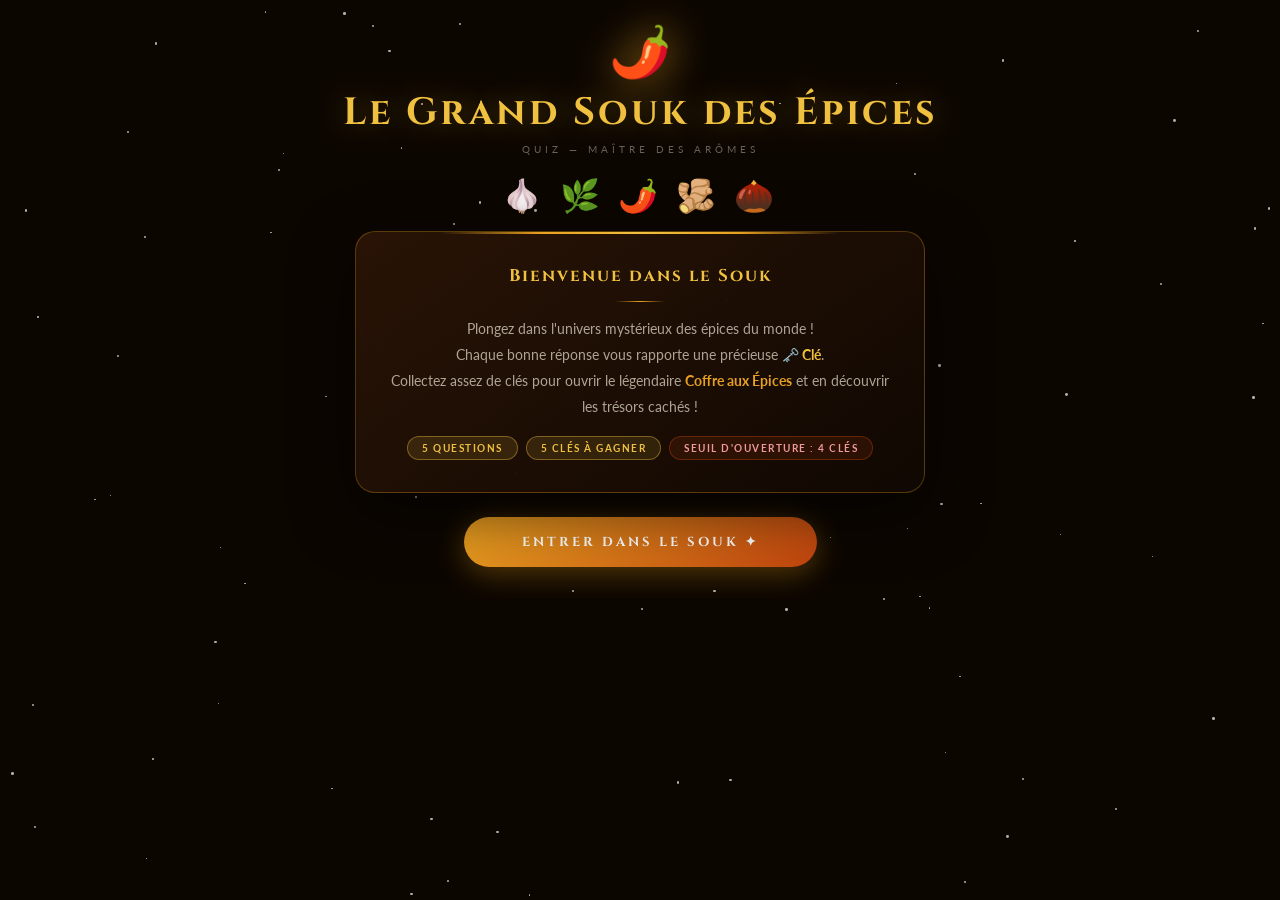
<file: jeu_epice.html>
<!DOCTYPE html>
<html lang="fr">
<head>
<meta charset="UTF-8">
<meta name="viewport" content="width=device-width, initial-scale=1.0">
<title>Le Grand Souk des Épices</title>
<link href="https://fonts.googleapis.com/css2?family=Cinzel:wght@400;700;900&family=Playfair+Display:ital,wght@0,400;0,700;1,400&family=Lato:wght@300;400;700&display=swap" rel="stylesheet">
<style>
*,*::before,*::after{box-sizing:border-box;margin:0;padding:0;}
body{font-family:'Lato',sans-serif;background:#0C0600;min-height:100vh;display:flex;flex-direction:column;align-items:center;color:#FDF6E3;padding:20px 16px 60px;overflow-x:hidden;}
.stars{position:fixed;inset:0;pointer-events:none;z-index:0;}
.star{position:absolute;background:rgba(253,246,227,0.7);border-radius:50%;animation:twinkle var(--d,3s) ease-in-out infinite;}
@keyframes twinkle{0%,100%{opacity:0.15;}50%{opacity:1;}}
header{text-align:center;margin-bottom:20px;position:relative;z-index:1;animation:fadeDown 0.8s ease;}
.h-icon{font-size:50px;display:block;margin-bottom:6px;filter:drop-shadow(0 0 22px rgba(232,160,32,0.8));animation:hfloat 3.5s ease-in-out infinite;}
@keyframes hfloat{0%,100%{transform:translateY(0);}50%{transform:translateY(-10px);}}
header h1{font-family:'Cinzel',serif;font-size:clamp(20px,5vw,38px);font-weight:700;color:#F0C040;letter-spacing:3px;text-shadow:0 0 30px rgba(240,192,64,0.4);}
header p{font-size:10px;letter-spacing:4px;text-transform:uppercase;color:rgba(253,246,227,0.38);margin-top:5px;}

/* INTRO */
#introScreen{max-width:570px;width:100%;text-align:center;position:relative;z-index:1;animation:fadeUp 0.8s ease;}
.iemojis{font-size:32px;letter-spacing:5px;margin-bottom:16px;}
.icard{background:linear-gradient(145deg,rgba(42,20,6,0.97),rgba(16,8,2,0.99));border:1px solid rgba(232,160,32,0.3);border-radius:20px;padding:32px 28px;position:relative;box-shadow:0 20px 60px rgba(0,0,0,0.6);margin-bottom:24px;}
.icard::before{content:'';position:absolute;top:0;left:15%;right:15%;height:2px;background:linear-gradient(90deg,transparent,#E8A020,#F0C040,#E8A020,transparent);}
.icard h2{font-family:'Cinzel',serif;font-size:17px;font-weight:700;color:#F0C040;margin-bottom:12px;letter-spacing:2px;}
.icard p{color:rgba(253,246,227,0.65);font-size:14px;line-height:1.85;}
.div{width:50px;height:1px;background:linear-gradient(90deg,transparent,#E8A020,transparent);margin:14px auto;}
.ipills{display:flex;gap:8px;justify-content:center;flex-wrap:wrap;margin-top:16px;}
.pill{padding:5px 14px;border-radius:50px;font-size:10px;font-weight:700;letter-spacing:1.5px;text-transform:uppercase;}
.pg{background:rgba(240,192,64,0.12);border:1px solid rgba(240,192,64,0.4);color:#F0C040;}
.pr{background:rgba(193,68,14,0.14);border:1px solid rgba(193,68,14,0.4);color:#EF9A9A;}
.sbtn{padding:16px 58px;border-radius:50px;background:linear-gradient(135deg,#E8A020,#C1440E);border:none;color:#fff;font-family:'Cinzel',serif;font-size:13px;font-weight:700;letter-spacing:3px;text-transform:uppercase;cursor:pointer;transition:all 0.3s;box-shadow:0 6px 30px rgba(232,160,32,0.35);}
.sbtn:hover{transform:translateY(-3px);box-shadow:0 12px 40px rgba(232,160,32,0.55);}

/* GAME */
#gameArea{display:none;max-width:580px;width:100%;position:relative;z-index:1;}
.kbar{display:flex;align-items:center;justify-content:center;gap:9px;margin-bottom:14px;}
.klabel{font-size:10px;letter-spacing:2.5px;text-transform:uppercase;color:rgba(253,246,227,0.36);margin-right:3px;}
.gk{font-size:26px;filter:grayscale(1) brightness(0.25);transition:filter 0.3s;transform-origin:center;}
.gk.earned{filter:drop-shadow(0 0 9px rgba(240,192,64,0.95));animation:kpop 0.55s cubic-bezier(0.34,1.56,0.64,1);}
@keyframes kpop{0%{transform:scale(0) rotate(-180deg);}65%{transform:scale(1.4) rotate(12deg);}100%{transform:scale(1) rotate(0deg);}}
.sbar{display:flex;gap:9px;justify-content:center;margin-bottom:16px;}
.sdot{width:11px;height:11px;border-radius:50%;background:rgba(253,246,227,0.13);border:1.5px solid rgba(253,246,227,0.17);transition:all 0.4s;}
.sdot.ok{background:#F0C040;border-color:#F0C040;box-shadow:0 0 10px rgba(240,192,64,0.7);transform:scale(1.2);}
.sdot.ko{background:#C1440E;border-color:#C1440E;}
.gcard{background:linear-gradient(150deg,rgba(42,20,6,0.97),rgba(16,8,2,0.99));border:1px solid rgba(232,160,32,0.28);border-radius:20px;padding:28px 24px;width:100%;position:relative;box-shadow:0 0 0 1px rgba(240,192,64,0.05),0 18px 55px rgba(0,0,0,0.6);animation:fadeUp 0.45s ease;}
.gcard::before{content:'';position:absolute;top:0;left:20%;right:20%;height:2px;background:linear-gradient(90deg,transparent,#E8A020,#F0C040,#E8A020,transparent);}
.qnum{font-size:10px;letter-spacing:3px;text-transform:uppercase;color:#E8A020;font-weight:700;margin-bottom:16px;text-align:center;}
.qem{display:block;text-align:center;font-size:56px;margin-bottom:14px;filter:drop-shadow(0 4px 12px rgba(0,0,0,0.5));}
.qtxt{font-family:'Playfair Display',serif;font-size:clamp(14.5px,2.5vw,20px);line-height:1.65;color:#FDF6E3;text-align:center;margin-bottom:24px;min-height:62px;}
.choices{display:grid;grid-template-columns:1fr 1fr;gap:9px;}
.cbtn{background:rgba(253,246,227,0.04);border:1.5px solid rgba(232,160,32,0.18);border-radius:12px;padding:12px 14px;color:#FDF6E3;font-family:'Lato',sans-serif;font-size:13px;cursor:pointer;transition:all 0.2s;text-align:left;display:flex;align-items:center;gap:8px;}
.cbtn:hover:not(:disabled){border-color:rgba(232,160,32,0.6);background:rgba(232,160,32,0.07);transform:translateY(-2px);}
.cbtn:disabled{cursor:default;}
.cl{width:24px;height:24px;border-radius:50%;background:rgba(232,160,32,0.14);border:1px solid rgba(232,160,32,0.38);font-size:10px;font-weight:700;color:#E8A020;display:flex;align-items:center;justify-content:center;flex-shrink:0;}
.cbtn.good{background:rgba(76,175,80,0.18);border-color:#4CAF50;box-shadow:0 0 16px rgba(76,175,80,0.25);animation:cpop 0.4s ease;}
.cbtn.bad{background:rgba(193,68,14,0.18);border-color:#C1440E;animation:cshake 0.4s ease;}
@keyframes cpop{0%{transform:scale(1);}50%{transform:scale(1.04);}100%{transform:scale(1);}}
@keyframes cshake{0%,100%{transform:translateX(0);}25%{transform:translateX(-6px);}75%{transform:translateX(6px);}}
.fb{text-align:center;font-size:12px;line-height:1.55;margin-top:14px;min-height:36px;opacity:0;transition:opacity 0.3s;color:rgba(253,246,227,0.6);}
.fb.show{opacity:1;}.fb.good{color:#81C784;}.fb.bad{color:#EF9A9A;}
.nbtn{display:block;width:100%;margin-top:16px;padding:13px;background:linear-gradient(135deg,#E8A020,#C1440E);border:none;border-radius:12px;color:#fff;font-family:'Cinzel',serif;font-size:11.5px;font-weight:700;letter-spacing:2px;text-transform:uppercase;cursor:pointer;transition:all 0.3s;opacity:0;pointer-events:none;box-shadow:0 4px 20px rgba(232,160,32,0.28);}
.nbtn.show{opacity:1;pointer-events:all;animation:fadeUp 0.4s ease;}
.nbtn:hover{transform:translateY(-2px);box-shadow:0 8px 30px rgba(232,160,32,0.48);}

/* CHEST SCREEN */
#chestScreen{position:fixed;inset:0;display:flex;flex-direction:column;align-items:center;justify-content:center;z-index:50;background:radial-gradient(ellipse at 35% 45%,#1C0E03 0%,#070300 100%);opacity:0;pointer-events:none;transition:opacity 0.9s;overflow:hidden;padding:20px;gap:0;}
#chestScreen.show{opacity:1;pointer-events:all;}
.cst{font-family:'Cinzel',serif;font-size:clamp(15px,3vw,21px);font-weight:700;color:#F0C040;letter-spacing:3px;text-transform:uppercase;margin-bottom:6px;text-shadow:0 0 20px rgba(240,192,64,0.4);opacity:0;}
.csub{font-size:10px;color:rgba(253,246,227,0.38);letter-spacing:2px;text-transform:uppercase;margin-bottom:20px;opacity:0;}
.cskeys{display:flex;gap:11px;margin-bottom:32px;opacity:0;}
.ck{font-size:29px;filter:grayscale(1) brightness(0.22);transition:filter 0.3s;}
.ck.earned{filter:drop-shadow(0 0 10px rgba(240,192,64,0.95));}
.ck.ins{animation:kins 0.65s ease forwards;}
@keyframes kins{0%{transform:scale(1);opacity:1;}40%{transform:scale(1.4) rotate(20deg);}80%{transform:scale(0.4);opacity:0.3;}100%{transform:scale(0);opacity:0;}}

/* CSS CHEST */
.chout{position:relative;width:216px;height:196px;margin:0 auto;opacity:0;}
.chwrap{position:relative;width:216px;height:196px;}
.clid{position:absolute;top:0;left:0;width:216px;height:80px;background:linear-gradient(170deg,#9B6B33,#7A4F22,#5A3510);border:3px solid #C89030;border-radius:10px 10px 0 0;z-index:3;overflow:hidden;}
.clid::before{content:'';position:absolute;top:7px;left:10px;right:10px;height:2.5px;background:linear-gradient(90deg,transparent,rgba(200,146,42,0.5),rgba(240,192,64,0.75),rgba(200,146,42,0.5),transparent);border-radius:3px;}
.clid::after{content:'';position:absolute;bottom:0;left:0;right:0;height:11px;background:linear-gradient(180deg,#C89030,#E8B040,#C89030);}
.lkh{position:absolute;top:50%;left:50%;transform:translate(-50%,-55%);display:flex;gap:8px;}
.kh{width:7px;height:12px;background:#1A0A00;border-radius:50% 50% 3px 3px/40% 40% 3px 3px;border:1.5px solid #A87020;transition:all 0.4s;}
.kh.filled{background:#F0C040;border-color:#F0C040;box-shadow:0 0 7px rgba(240,192,64,0.9);}
.cbody{position:absolute;bottom:0;left:0;width:216px;height:120px;background:linear-gradient(180deg,#7A4F22,#5A3510,#3D2008);border:3px solid #C89030;border-top:none;border-radius:0 0 14px 14px;box-shadow:inset 0 4px 10px rgba(0,0,0,0.5),0 10px 30px rgba(0,0,0,0.5);overflow:hidden;display:flex;align-items:center;justify-content:center;}
.cbody::before{content:'';position:absolute;top:0;left:-3px;right:-3px;height:15px;background:linear-gradient(180deg,#C89030,#E8B040,#C89030);}
.clock{width:28px;height:24px;background:#C89030;border-radius:5px;position:relative;margin-top:10px;box-shadow:0 2px 8px rgba(0,0,0,0.5);transition:all 0.5s;}
.clock::before{content:'';position:absolute;top:-12px;left:50%;transform:translateX(-50%);width:15px;height:12px;border:3.5px solid #C89030;border-bottom:none;border-radius:8px 8px 0 0;}
.clock.unlocked{opacity:0;transform:scale(0) rotate(30deg);}
.cglow{position:absolute;inset:0;opacity:0;transition:opacity 0.6s;}
.cglow.on{opacity:1;background:radial-gradient(ellipse at 50% 0%,rgba(255,210,50,0.6) 0%,rgba(255,140,20,0.25) 40%,transparent 70%);animation:glw 0.9s ease-in-out infinite alternate;}
@keyframes glw{from{opacity:0.6;}to{opacity:1;}}
@keyframes lidfly{0%{transform:translateY(0) rotateZ(0deg);opacity:1;}55%{transform:translateY(-78px) rotateZ(-14deg);opacity:0.7;}100%{transform:translateY(-115px) rotateZ(-22deg);opacity:0;}}
.clid.open{animation:lidfly 0.9s cubic-bezier(0.3,0.1,0.8,0.8) forwards;}
@keyframes chshake{0%,100%{transform:translateX(0) rotate(0deg);}15%{transform:translateX(-9px) rotate(-2deg);}30%{transform:translateX(9px) rotate(2deg);}45%{transform:translateX(-6px) rotate(-1deg);}60%{transform:translateX(6px) rotate(1deg);}75%{transform:translateX(-3px);}90%{transform:translateX(3px);}}
.chwrap.shaking{animation:chshake 0.65s ease;}
@keyframes chbounce{0%{transform:translateY(0);}28%{transform:translateY(-15px);}58%{transform:translateY(5px);}78%{transform:translateY(-4px);}100%{transform:translateY(0);}}
.chwrap.bouncing{animation:chbounce 0.58s ease;}
.sppart{position:fixed;pointer-events:none;opacity:0;animation:spfly var(--dur,1.4s) ease-out forwards;z-index:200;}
@keyframes spfly{0%{transform:translate(-50%,-50%) scale(0);opacity:1;}25%{opacity:1;}100%{transform:translate(calc(-50% + var(--tx)),calc(-50% + var(--ty))) scale(1.1);opacity:0;}}

/* END SCREENS */
.escreen{position:fixed;inset:0;display:flex;flex-direction:column;align-items:center;justify-content:center;z-index:100;opacity:0;pointer-events:none;transition:opacity 0.9s;overflow:hidden;padding:20px;}
.escreen.show{opacity:1;pointer-events:all;}
.econt{text-align:center;max-width:490px;width:100%;position:relative;z-index:2;}
.econt.pop{animation:bigpop 0.9s cubic-bezier(0.34,1.4,0.64,1) both;}
@keyframes bigpop{from{transform:scale(0.35);opacity:0;}to{transform:scale(1);opacity:1;}}
.eicon{font-size:78px;display:block;margin-bottom:13px;}
.etitle{font-family:'Cinzel',serif;font-size:clamp(36px,9vw,66px);font-weight:900;letter-spacing:4px;line-height:1;margin-bottom:9px;}
.esub{font-family:'Playfair Display',serif;font-style:italic;font-size:clamp(13px,2.5vw,18px);margin-bottom:10px;opacity:0.82;letter-spacing:1px;}
.edesc{font-size:13px;line-height:1.75;opacity:0.56;margin-bottom:24px;max-width:360px;margin-left:auto;margin-right:auto;}
.escore{display:inline-block;padding:9px 28px;border-radius:50px;font-family:'Cinzel',serif;font-size:16px;font-weight:700;letter-spacing:2px;margin-bottom:26px;}
.ebtn{padding:14px 44px;border-radius:50px;font-family:'Cinzel',serif;font-size:12px;font-weight:700;letter-spacing:3px;text-transform:uppercase;cursor:pointer;transition:all 0.3s;border:none;color:#fff;}
.ebtn:hover{transform:translateY(-3px);}
.tmrw{position:relative;width:86px;height:86px;margin:0 auto 24px;}
.tmrw svg{position:absolute;top:0;left:0;transform:rotate(-90deg);}
.ttrack{fill:none;stroke:rgba(255,255,255,0.1);stroke-width:5;}
.tprog{fill:none;stroke-width:5;stroke-linecap:round;stroke-dasharray:245;stroke-dashoffset:0;transition:stroke-dashoffset 1s linear;}
.tnum{position:absolute;inset:0;display:flex;align-items:center;justify-content:center;font-family:'Cinzel',serif;font-size:26px;font-weight:900;}
.bgp{position:absolute;pointer-events:none;animation:bgfl var(--dur,7s) ease-in-out infinite;opacity:0.11;}
@keyframes bgfl{0%,100%{transform:translateY(0) rotate(0deg);opacity:0.07;}50%{transform:translateY(-26px) rotate(8deg);opacity:0.17;}}
.sig{margin-top:36px;font-family:'Playfair Display',serif;font-style:italic;font-size:12px;color:rgba(253,246,227,0.26);letter-spacing:2px;}
.sig strong{color:rgba(253,246,227,0.48);}

/* CONFETTI */
.confc{position:fixed;inset:0;pointer-events:none;z-index:99;overflow:hidden;}
.cpf{position:absolute;opacity:0;animation:cffall linear forwards;}
@keyframes cffall{0%{transform:translateY(-20px) rotate(0deg);opacity:1;}100%{transform:translateY(110vh) rotate(720deg);opacity:0;}}
@keyframes spkm{0%{transform:translate(-50%,-50%) scale(0);opacity:1;}100%{transform:translate(calc(-50% + var(--tx)),calc(-50% + var(--ty))) scale(1);opacity:0;}}
@keyframes fadeDown{from{opacity:0;transform:translateY(-18px);}to{opacity:1;transform:translateY(0);}}
@keyframes fadeUp{from{opacity:0;transform:translateY(18px);}to{opacity:1;transform:translateY(0);}}
@media(max-width:460px){.choices{grid-template-columns:1fr;}.gcard,.icard{padding:18px 13px;}}
</style>
</head>
<body>
<div class="stars" id="starsC"></div>
<div class="confc" id="confC"></div>

<header>
  <span class="h-icon">🌶️</span>
  <h1>Le Grand Souk des Épices</h1>
  <p>Quiz — Maître des Arômes</p>
</header>

<!-- INTRO -->
<div id="introScreen">
  <div class="iemojis">🧄 🌿 🌶️ 🫚 🌰</div>
  <div class="icard">
    <h2>Bienvenue dans le Souk</h2>
    <div class="div"></div>
    <p>Plongez dans l'univers mystérieux des épices du monde !<br>
    Chaque bonne réponse vous rapporte une précieuse <strong style="color:#F0C040">🗝️ Clé</strong>.<br>
    Collectez assez de clés pour ouvrir le légendaire <strong style="color:#E8A020">Coffre aux Épices</strong> et en découvrir les trésors cachés !</p>
    <div class="ipills">
      <span class="pill pg">5 Questions</span>
      <span class="pill pg">5 Clés à gagner</span>
      <span class="pill pr">Seuil d'ouverture : 4 clés</span>
    </div>
  </div>
  <button class="sbtn" onclick="startGame()">Entrer dans le Souk ✦</button>
</div>

<!-- GAME -->
<div id="gameArea">
  <div class="kbar">
    <span class="klabel">Clés</span>
    <span class="gk" id="gk0">🗝️</span>
    <span class="gk" id="gk1">🗝️</span>
    <span class="gk" id="gk2">🗝️</span>
    <span class="gk" id="gk3">🗝️</span>
    <span class="gk" id="gk4">🗝️</span>
  </div>
  <div class="sbar" id="sbar"></div>
  <div class="gcard" id="gcard">
    <div class="qnum" id="qnum">Question 1 / 5</div>
    <span class="qem" id="qem">🌿</span>
    <p class="qtxt" id="qtxt"></p>
    <div class="choices" id="cgrid"></div>
    <div class="fb" id="fb"></div>
    <button class="nbtn" id="nbtn" onclick="nextQ()">Suivant →</button>
  </div>
</div>

<!-- CHEST -->
<div id="chestScreen">
  <div class="cst" id="cst">Le Coffre aux Épices</div>
  <div class="csub" id="csub">Insérez vos clés pour l'ouvrir</div>
  <div class="cskeys" id="cskeys">
    <span class="ck" id="ck0">🗝️</span>
    <span class="ck" id="ck1">🗝️</span>
    <span class="ck" id="ck2">🗝️</span>
    <span class="ck" id="ck3">🗝️</span>
    <span class="ck" id="ck4">🗝️</span>
  </div>
  <div class="chout" id="chout">
    <div class="chwrap" id="chwrap">
      <div class="clid" id="clid">
        <div class="lkh">
          <div class="kh" id="kh0"></div>
          <div class="kh" id="kh1"></div>
          <div class="kh" id="kh2"></div>
          <div class="kh" id="kh3"></div>
          <div class="kh" id="kh4"></div>
        </div>
      </div>
      <div class="cbody">
        <div class="cglow" id="cglow"></div>
        <div class="clock" id="clock"></div>
      </div>
    </div>
  </div>
</div>

<!-- WIN -->
<div class="escreen" id="winSc">
  <div class="econt" id="winCont">
    <span class="eicon" id="wico">🏆</span>
    <div class="etitle" id="wtit">Bien Joué !</div>
    <div class="esub" id="wsub">Maître des Épices</div>
    <div class="edesc" id="wdesc">Vos connaissances sont légendaires !</div>
    <div class="escore" id="wscr">5 / 5 Clés</div><br>
    <button class="ebtn" id="wbtn" onclick="restart()">Rejouer ✦</button>
    <div class="sig">✦ By <strong>Lena &amp; LuzObscura</strong> ✦</div>
  </div>
</div>

<!-- LOSE -->
<div class="escreen" id="loseSc">
  <div class="econt" id="loseCont">
    <span class="eicon" id="lico">🔒</span>
    <div class="etitle" id="ltit">Dommage !</div>
    <div class="esub" id="lsub">Le coffre reste fermé...</div>
    <div class="edesc" id="ldesc">Il vous faut au moins 4 clés pour l'ouvrir.</div>
    <div class="escore" id="lscr">— / 5 Clés</div>
    <div class="tmrw">
      <svg width="86" height="86" viewBox="0 0 86 86">
        <circle class="ttrack" cx="43" cy="43" r="38"/>
        <circle class="tprog" cx="43" cy="43" r="38" id="tcirc"/>
      </svg>
      <div class="tnum" id="tnum">60</div>
    </div>
    <button class="ebtn" id="lbtn" onclick="restart()" style="opacity:0.35;pointer-events:none;">Réessayer</button>
    <div class="sig">✦ By <strong>Lena &amp; LuzObscura</strong> ✦</div>
  </div>
</div>

<script>
const QS=[
  {e:"🌸",q:"Issue des stigmates d'une fleur de crocus violet, je suis l'épice la plus précieuse au monde, teintant vos plats d'un or mystérieux. Qui suis-je ?",c:["Safran","Curcuma","Paprika","Fenugrec"],a:0,ok:"Exact ! Il faut 150 000 fleurs de crocus pour obtenir 1 kg de safran !",ko:"C'était le Safran ! Issu du crocus, c'est l'épice la plus chère du monde."},
  {e:"🌱",q:"Originaire d'Inde, ma couleur jaune vif illumine les currys. La médecine traditionnelle me prête de puissants pouvoirs anti-inflammatoires. Qui suis-je ?",c:["Gingembre","Moutarde","Curcuma","Safran"],a:2,ok:"Bravo ! Le curcuma, star de l'Ayurveda, avec sa curcumine aux multiples bienfaits.",ko:"C'était le Curcuma ! Ce rhizome jaune est la base de nombreux currys indiens."},
  {e:"🌶️",q:"Douce, fumée ou forte, je colore les plats en rouge vif. Je trône au cœur de la cuisine hongroise et espagnole. Qui suis-je ?",c:["Piment de Cayenne","Paprika","Sumac","Poivre rouge"],a:1,ok:"Parfait ! Le paprika, pilier du goulash hongrois et de la paëlla espagnole.",ko:"C'était le Paprika ! Il existe doux, fumé ou fort selon les variétés."},
  {e:"🟤",q:"Petites graines beiges à l'arôme chaud et terreux, je suis indispensable dans le couscous du Maghreb, les tacos mexicains et les dals indiens. Qui suis-je ?",c:["Coriandre","Fenouil","Carvi","Cumin"],a:3,ok:"Excellent ! Le cumin, épice universelle présente sur trois continents !",ko:"C'était le Cumin ! On le torréfie souvent pour libérer tout son arôme."},
  {e:"🌿",q:"Récoltée sous les tropiques sur l'écorce d'un arbre, je parfume desserts, vin chaud et pâtisseries depuis l'Antiquité. Qui suis-je ?",c:["Muscade","Cannelle","Cardamome","Clou de girofle"],a:1,ok:"Magnifique ! La cannelle, l'une des plus anciennes épices, connue dès l'Égypte antique.",ko:"C'était la Cannelle ! On l'obtient en roulant l'écorce du cannelier."}
];

const WIN=[
  {bg:"radial-gradient(ellipse at 35% 40%,#2D1B00 0%,#0D0500 100%)",acc:"#F0C040",tc:"#F0C040",ico:"🏺",tit:"Bien Joué !",sub:"Maître des Mille et Une Nuits",desc:"Vos connaissances sur les épices d'Orient sont absolument légendaires !",ps:["⭐","✨","🌙","🏺","💫","🌟","🔶","🟡"],btn:"linear-gradient(135deg,#E8A020,#9B5A20)"},
  {bg:"radial-gradient(ellipse at 60% 30%,#1A0025 0%,#060010 100%)",acc:"#C060FF",tc:"#D080FF",ico:"🔮",tit:"Bien Joué !",sub:"Grand Alchimiste des Saveurs",desc:"Vous maîtrisez la magie secrète des épices des quatre coins du monde !",ps:["🔮","💜","⚗️","✨","🌟","💫","🟣","⭐"],btn:"linear-gradient(135deg,#8030C0,#5010A0)"},
  {bg:"radial-gradient(ellipse at 50% 60%,#001A08 0%,#000508 100%)",acc:"#40D080",tc:"#60E090",ico:"🌿",tit:"Bien Joué !",sub:"Gardien du Jardin des Épices",desc:"Vous êtes en parfaite harmonie avec la nature aromatique du monde entier !",ps:["🌿","🍃","🌸","🌺","🦋","🌱","✨","💚"],btn:"linear-gradient(135deg,#20A050,#0E6030)"}
];

const LOSE=[
  {bg:"radial-gradient(ellipse at 50% 50%,#1A0005 0%,#050000 100%)",acc:"#E04040",tc:"#EF9A9A",ico:"⛓️",tit:"Dommage !",sub:"Le coffre reste enchaîné...",desc:"Pas assez de clés pour briser les chaînes du légendaire coffre aux épices.",tclr:"#E04040",btn:"linear-gradient(135deg,#603030,#401010)"},
  {bg:"radial-gradient(ellipse at 40% 30%,#0D0D1A 0%,#030308 100%)",acc:"#6080E0",tc:"#8090F0",ico:"🌑",tit:"Dommage !",sub:"La lune garde ses secrets...",desc:"Les mystères des épices restent voilés ce soir. La connaissance viendra avec la persévérance.",tclr:"#6080E0",btn:"linear-gradient(135deg,#304060,#102040)"},
  {bg:"radial-gradient(ellipse at 70% 20%,#0A1015 0%,#030608 100%)",acc:"#40A0E0",tc:"#70C0F0",ico:"⛈️",tit:"Dommage !",sub:"La tempête emporte le coffre...",desc:"Les épices s'échappent dans la tourmente ! Mais la prochaine tempête sera la vôtre.",tclr:"#40A0E0",btn:"linear-gradient(135deg,#204060,#102030)"}
];

const SPICES=["🌶️","🌿","🧄","🫚","🍃","🌰","🌱","✨","⭐","💛","🔸","🟡","🫙","🍂","🌺","🏺","💫","🔶","🟠","🧡"];

let curQ=0,score=0,answered=false,results=[],tmrInt=null;

window.onload=()=>{
  const c=document.getElementById('starsC');
  for(let i=0;i<90;i++){const s=document.createElement('div');s.className='star';const sz=1+Math.random()*2;s.style.cssText=`left:${Math.random()*100}%;top:${Math.random()*100}%;width:${sz}px;height:${sz}px;--d:${2+Math.random()*4}s;animation-delay:${Math.random()*5}s;`;c.appendChild(s);}
};

function startGame(){
  document.getElementById('introScreen').style.display='none';
  document.getElementById('gameArea').style.display='block';
  curQ=0;score=0;results=[];
  for(let i=0;i<5;i++) document.getElementById('gk'+i).classList.remove('earned');
  renderBar();loadQ();
}

function renderBar(){
  const b=document.getElementById('sbar');b.innerHTML='';
  for(let i=0;i<QS.length;i++){const d=document.createElement('div');d.className='sdot'+(results[i]===true?' ok':results[i]===false?' ko':'');b.appendChild(d);}
}

function loadQ(){
  answered=false;
  const q=QS[curQ];
  document.getElementById('qnum').textContent=`Question ${curQ+1} / ${QS.length}`;
  document.getElementById('qem').textContent=q.e;
  document.getElementById('qtxt').textContent=q.q;
  const fb=document.getElementById('fb');fb.className='fb';fb.textContent='';
  const nb=document.getElementById('nbtn');nb.className='nbtn';
  nb.textContent=curQ<QS.length-1?'Question suivante →':'Ouvrir le Coffre ✦';
  const g=document.getElementById('cgrid');g.innerHTML='';
  ['A','B','C','D'].forEach((l,i)=>{
    const b=document.createElement('button');b.className='cbtn';
    b.innerHTML=`<span class="cl">${l}</span>${q.c[i]}`;
    b.onclick=()=>pick(i,b);g.appendChild(b);
  });
  const card=document.getElementById('gcard');card.style.animation='none';void card.offsetWidth;card.style.animation='fadeUp 0.45s ease';
}

function pick(idx,btn){
  if(answered)return;answered=true;
  const q=QS[curQ];
  document.querySelectorAll('.cbtn').forEach(b=>b.disabled=true);
  const fb=document.getElementById('fb');
  if(idx===q.a){
    btn.classList.add('good');score++;results[curQ]=true;
    document.getElementById('gk'+curQ).classList.add('earned');
    fb.textContent='✓ '+q.ok;fb.className='fb good show';sparks(btn);
  } else {
    btn.classList.add('bad');results[curQ]=false;
    document.querySelectorAll('.cbtn')[q.a].classList.add('good');
    fb.textContent='✗ '+q.ko;fb.className='fb bad show';
  }
  renderBar();document.getElementById('nbtn').classList.add('show');
}

function nextQ(){
  curQ++;
  if(curQ>=QS.length) showChest();else loadQ();
}

// CHEST
function showChest(){
  document.getElementById('gameArea').style.display='none';
  const cs=document.getElementById('chestScreen');cs.classList.add('show');
  [{id:'cst',d:200},{id:'csub',d:400},{id:'cskeys',d:620},{id:'chout',d:950}].forEach(({id,d})=>{
    setTimeout(()=>{const el=document.getElementById(id);el.style.opacity='1';el.style.animation='fadeDown 0.6s ease both';},d);
  });
  for(let i=0;i<5;i++){if(results[i]===true)document.getElementById('ck'+i).classList.add('earned');}
  setTimeout(()=>insertKeys(),1500);
}

function insertKeys(){
  let delay=0;
  for(let i=0;i<5;i++){
    if(results[i]===true){
      const d=delay;
      setTimeout(()=>{
        document.getElementById('ck'+i).classList.add('ins');
        setTimeout(()=>document.getElementById('kh'+i).classList.add('filled'),280);
      },d);
      delay+=490;
    }
  }
  setTimeout(()=>{if(score>=4)openChest();else failChest();},delay+700);
}

function openChest(){
  const w=document.getElementById('chwrap'),lid=document.getElementById('clid'),glow=document.getElementById('cglow'),lock=document.getElementById('clock');
  w.classList.add('shaking');
  setTimeout(()=>{
    w.classList.remove('shaking');lock.classList.add('unlocked');glow.classList.add('on');
    setTimeout(()=>{
      lid.classList.add('open');w.classList.add('bouncing');
      setTimeout(()=>{burst();setTimeout(()=>showWin(),1700);},380);
    },420);
  },760);
}

function failChest(){
  const w=document.getElementById('chwrap');let n=0;
  function sh(){
    w.classList.add('shaking');
    setTimeout(()=>{w.classList.remove('shaking');n++;if(n<3)setTimeout(sh,200);else setTimeout(()=>showLose(),700);},670);
  }sh();
}

function burst(){
  const r=document.getElementById('chwrap').getBoundingClientRect();
  const cx=r.left+r.width/2,cy=r.top+r.height/2;
  for(let i=0;i<28;i++){
    const el=document.createElement('div');el.className='sppart';
    el.textContent=SPICES[Math.floor(Math.random()*SPICES.length)];
    const ang=Math.random()*Math.PI*2,dist=100+Math.random()*250,dur=1.1+Math.random()*1;
    el.style.cssText=`left:${cx}px;top:${cy}px;font-size:${16+Math.random()*20}px;--tx:${Math.cos(ang)*dist}px;--ty:${Math.sin(ang)*dist}px;--dur:${dur}s;animation-delay:${Math.random()*0.45}s;`;
    document.body.appendChild(el);setTimeout(()=>el.remove(),4000);
  }
}

function showWin(){
  document.getElementById('chestScreen').classList.remove('show');
  const sc=WIN[Math.floor(Math.random()*WIN.length)],ws=document.getElementById('winSc');
  ws.style.background=sc.bg;
  document.getElementById('wico').textContent=sc.ico;
  const wt=document.getElementById('wtit');wt.textContent=sc.tit;wt.style.color=sc.tc;
  const wsb=document.getElementById('wsub');wsb.textContent=sc.sub;wsb.style.color=sc.acc;
  document.getElementById('wdesc').textContent=sc.desc;
  const wsc=document.getElementById('wscr');wsc.textContent=`${score} / 5 Clés`;
  wsc.style.color=sc.acc;wsc.style.border=`1px solid ${sc.acc}44`;wsc.style.background=`${sc.acc}18`;
  document.getElementById('wbtn').style.background=sc.btn;
  addBg(ws,sc.ps);ws.classList.add('show');
  const wc=document.getElementById('winCont');wc.classList.remove('pop');void wc.offsetWidth;wc.classList.add('pop');
  confetti(sc.acc);
}

function showLose(){
  document.getElementById('chestScreen').classList.remove('show');
  const sc=LOSE[Math.floor(Math.random()*LOSE.length)],ls=document.getElementById('loseSc');
  ls.style.background=sc.bg;
  document.getElementById('lico').textContent=sc.ico;
  const lt=document.getElementById('ltit');lt.textContent=sc.tit;lt.style.color=sc.tc;
  const lsb=document.getElementById('lsub');lsb.textContent=sc.sub;lsb.style.color=sc.acc;
  document.getElementById('ldesc').textContent=sc.desc;
  const lsc=document.getElementById('lscr');lsc.textContent=`${score} / 5 Clés`;
  lsc.style.color=sc.acc;lsc.style.border=`1px solid ${sc.acc}44`;lsc.style.background=`${sc.acc}18`;
  document.getElementById('tcirc').style.stroke=sc.tclr;
  document.getElementById('tnum').style.color=sc.acc;
  document.getElementById('lbtn').style.background=sc.btn;
  addBg(ls,["🔒","⛓️","🌑","💨","❄️","🌫️"]);
  ls.classList.add('show');
  const lc=document.getElementById('loseCont');lc.classList.remove('pop');void lc.offsetWidth;lc.classList.add('pop');
  startTmr(60);
}

function addBg(parent,pool){
  parent.querySelectorAll('.bgp').forEach(e=>e.remove());
  for(let i=0;i<14;i++){
    const el=document.createElement('div');el.className='bgp';
    el.textContent=pool[Math.floor(Math.random()*pool.length)];
    el.style.cssText=`left:${Math.random()*90}%;top:${Math.random()*90}%;font-size:${14+Math.random()*28}px;--dur:${5+Math.random()*8}s;animation-delay:${Math.random()*5}s;`;
    parent.appendChild(el);
  }
}

function startTmr(secs){
  const tn=document.getElementById('tnum'),tc=document.getElementById('tcirc'),lb=document.getElementById('lbtn');
  const circ=245;let rem=secs;
  function tick(){
    tn.textContent=rem;tc.style.strokeDashoffset=circ*(1-rem/secs);
    if(rem<=0){clearInterval(tmrInt);lb.style.opacity='1';lb.style.pointerEvents='all';lb.style.animation='cpop 0.5s ease';}
    rem--;
  }tick();tmrInt=setInterval(tick,1000);
}

function restart(){
  clearInterval(tmrInt);
  ['winSc','loseSc','chestScreen'].forEach(id=>document.getElementById(id).classList.remove('show'));
  document.getElementById('clid').classList.remove('open');
  document.getElementById('cglow').classList.remove('on');
  document.getElementById('clock').classList.remove('unlocked');
  for(let i=0;i<5;i++){document.getElementById('kh'+i).classList.remove('filled');document.getElementById('ck'+i).classList.remove('earned','ins');}
  ['cst','csub','cskeys','chout'].forEach(id=>{const el=document.getElementById(id);el.style.opacity='0';el.style.animation='none';});
  const lb=document.getElementById('lbtn');lb.style.opacity='0.35';lb.style.pointerEvents='none';
  document.getElementById('confC').innerHTML='';
  document.getElementById('introScreen').style.display='block';
}

function sparks(btn){
  const r=btn.getBoundingClientRect(),cx=r.left+r.width/2,cy=r.top+r.height/2;
  for(let i=0;i<10;i++){
    const el=document.createElement('div');
    const ang=(i/10)*Math.PI*2,dist=28+Math.random()*40;
    el.style.cssText=`position:fixed;left:${cx}px;top:${cy}px;width:6px;height:6px;border-radius:50%;background:${Math.random()>.5?'#F0C040':'#E8A020'};pointer-events:none;z-index:200;animation:spkm 0.6s ease-out forwards;--tx:${Math.cos(ang)*dist}px;--ty:${Math.sin(ang)*dist}px;animation-delay:${Math.random()*0.07}s;`;
    document.body.appendChild(el);setTimeout(()=>el.remove(),750);
  }
}

function confetti(acc){
  const c=document.getElementById('confC');c.innerHTML='';
  const cols=['#F0C040','#E8A020','#C1440E','#FFFFFF',acc];
  for(let i=0;i<115;i++){
    setTimeout(()=>{
      const p=document.createElement('div');p.className='cpf';
      const sz=6+Math.random()*10,dur=2.5+Math.random()*2.2;
      p.style.cssText=`left:${Math.random()*100}%;top:-20px;width:${sz}px;height:${sz}px;background:${cols[Math.floor(Math.random()*cols.length)]};border-radius:${Math.random()>.5?'50%':'2px'};animation-duration:${dur}s;animation-delay:${Math.random()*0.4}s;`;
      c.appendChild(p);setTimeout(()=>p.remove(),5000);
    },i*17);
  }
}
</script>
</body>
</html>
</file>
